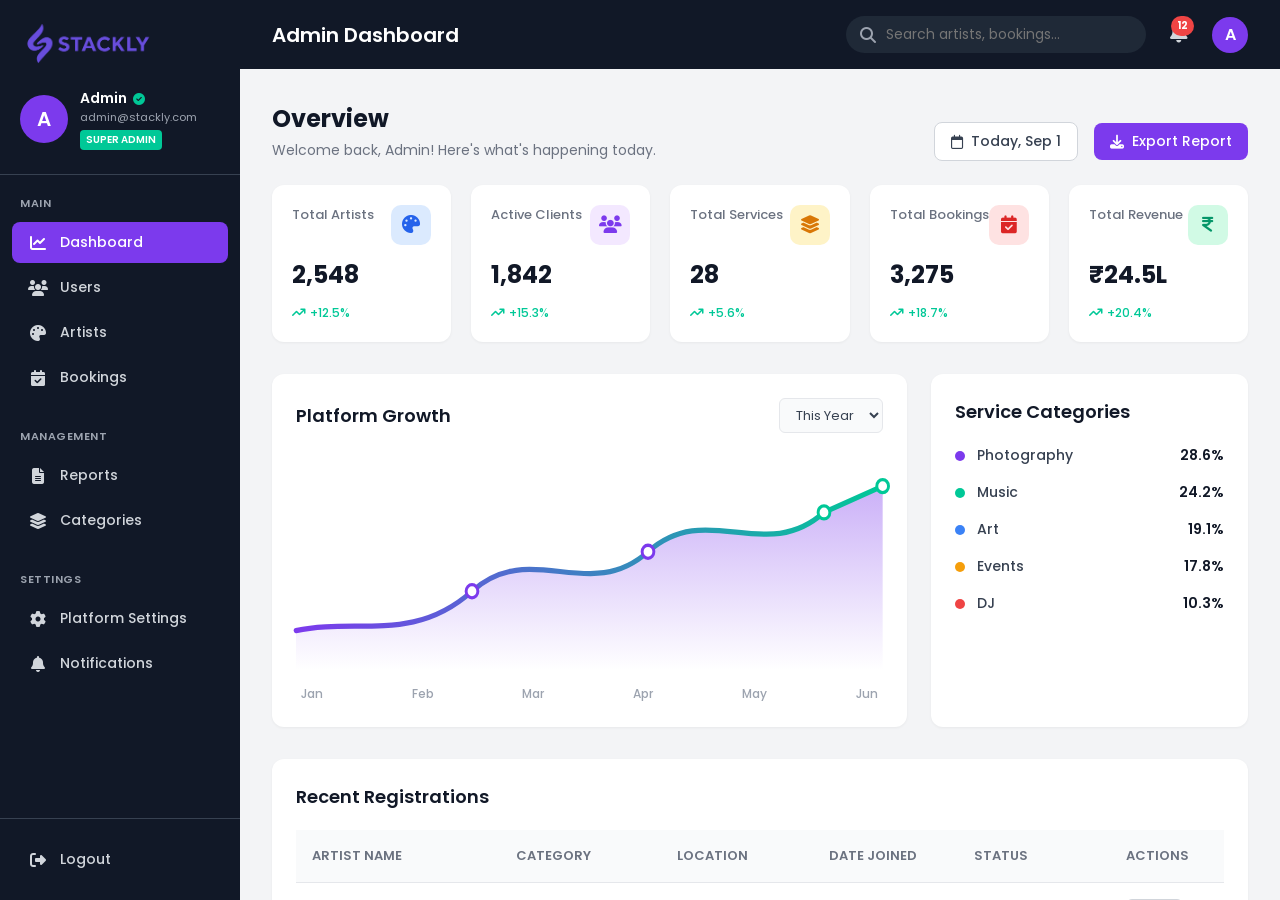
<file: adminDashboard.html>
<!DOCTYPE html>
<html lang="en">
<head>
    <meta charset="UTF-8">
    <meta name="viewport" content="width=device-width, initial-scale=1.0">
    <title>STACKLY - Admin Dashboard</title>
    <link href="https://fonts.googleapis.com/css2?family=Poppins:wght@300;400;500;600;700&display=swap" rel="stylesheet">
    <link rel="stylesheet" href="https://cdnjs.cloudflare.com/ajax/libs/font-awesome/6.5.1/css/all.min.css">
    <style>
        * {
            margin: 0;
            padding: 0;
            box-sizing: border-box;
            font-family: 'Poppins', sans-serif;
        }
        body {
            margin: 0;
            display: flex;
            height: 100vh;
            background-color: #F3F4F6;
            color: #111827;
            overflow: hidden;
        }
        /* Sidebar */
        .sidebar {
            width: 240px;
            background-color: #111827;
            color: #FFFFFF;
            display: flex;
            flex-direction: column;
            height: 100%;
            overflow-y: auto;
        }
        .sidebar::-webkit-scrollbar {
            width: 5px;
        }
        .sidebar::-webkit-scrollbar-thumb {
            background-color: #374151;
        }
        .sidebar-header {
            padding: 24px 20px;
            display: flex;
            align-items: center;
        }
        .admin-profile {
            padding: 0 20px 24px;
            display: flex;
            align-items: center;
            gap: 12px;
            border-bottom: 1px solid #374151;
        }
        .avatar-circle {
            width: 48px;
            height: 48px;
            border-radius: 50%;
            background-color: #7C3AED;
            display: flex;
            align-items: center;
            justify-content: center;
            font-size: 20px;
            font-weight: 600;
        }
        .admin-info {
            display: flex;
            flex-direction: column;
        }
        .admin-name {
            font-size: 14px;
            font-weight: 600;
            display: flex;
            align-items: center;
            gap: 6px;
        }
        .admin-name i {
            color: #00C897;
            font-size: 12px;
        }
        .admin-email {
            font-size: 11px;
            color: #9CA3AF;
            margin-bottom: 4px;
        }
        .admin-badge {
            font-size: 10px;
            font-weight: 600;
            background-color: #00C897;
            color: #FFFFFF;
            padding: 2px 6px;
            border-radius: 4px;
            width: fit-content;
        }
        .nav-section {
            padding: 20px 0 10px;
        }
        .section-label {
            font-size: 11px;
            color: #9CA3AF;
            text-transform: uppercase;
            font-weight: 600;
            padding: 0 20px 10px;
            letter-spacing: 0.5px;
        }
        .nav-items {
            list-style: none;
            display: flex;
            flex-direction: column;
            gap: 4px;
            padding: 0 12px;
        }
        .nav-item {
            display: flex;
            align-items: center;
            padding: 10px 16px;
            border-radius: 8px;
            color: #D1D5DB;
            text-decoration: none;
            font-size: 14px;
            font-weight: 500;
            gap: 12px;
            transition: all 0.3s ease;
        }
        .nav-item i {
            width: 20px;
            text-align: center;
            font-size: 16px;
        }
        .nav-item:hover {
            background-color: #1F2937;
            color: #FFFFFF;
        }
        .nav-item.active {
            background-color: #7C3AED;
            color: #FFFFFF;
        }
        .logout-section {
            margin-top: auto;
            padding: 20px 12px;
            border-top: 1px solid #374151;
        }
        
        /* Main Content */
        .main-content {
            flex: 1;
            display: flex;
            flex-direction: column;
            height: 100%;
            overflow-y: auto;
        }
        .top-header {
            background-color: #111827;
            color: #FFFFFF;
            padding: 16px 32px;
            display: flex;
            justify-content: space-between;
            align-items: center;
            position: sticky;
            top: 0;
            z-index: 10;
        }
        .header-title {
            font-size: 20px;
            font-weight: 600;
        }
        .header-right {
            display: flex;
            align-items: center;
            gap: 24px;
        }
        .search-bar {
            position: relative;
            width: 300px;
        }
        .search-bar input {
            width: 100%;
            padding: 8px 16px 8px 40px;
            border-radius: 20px;
            border: none;
            background-color: #1F2937;
            color: #FFFFFF;
            font-size: 14px;
        }
        .search-bar input:focus {
            outline: none;
            box-shadow: 0 0 0 2px #7C3AED;
        }
        .search-bar i {
            position: absolute;
            left: 14px;
            top: 50%;
            transform: translateY(-50%);
            color: #9CA3AF;
        }
        .notification {
            position: relative;
            cursor: pointer;
        }
        .notification i {
            font-size: 20px;
            color: #D1D5DB;
        }
        .badge {
            position: absolute;
            top: -6px;
            right: -6px;
            background-color: #EF4444;
            color: #FFFFFF;
            font-size: 10px;
            font-weight: 700;
            padding: 2px 6px;
            border-radius: 10px;
        }
        .header-avatar {
            width: 36px;
            height: 36px;
            border-radius: 50%;
            background-color: #7C3AED;
            display: flex;
            align-items: center;
            justify-content: center;
            font-weight: 600;
            cursor: pointer;
        }
        
        /* Dashboard Content */
        .dashboard-content {
            padding: 32px;
            animation: fadeIn 0.3s ease;
        }
        @keyframes fadeIn {
            from { opacity: 0; }
            to { opacity: 1; }
        }
        .content-section {
            display: none;
        }
        .content-section.active {
            display: block;
        }
        
        .overview-section {
            display: flex;
            justify-content: space-between;
            align-items: flex-end;
            margin-bottom: 24px;
        }
        .overview-text h2 {
            font-size: 24px;
            font-weight: 700;
            margin-bottom: 4px;
        }
        .overview-text p {
            color: #6B7280;
            font-size: 14px;
        }
        .overview-actions {
            display: flex;
            gap: 16px;
            align-items: center;
        }
        .date-picker {
            padding: 8px 16px;
            border: 1px solid #D1D5DB;
            border-radius: 8px;
            background-color: #FFFFFF;
            color: #374151;
            font-size: 14px;
            font-weight: 500;
            cursor: pointer;
            display: flex;
            align-items: center;
            gap: 8px;
        }
        .btn-primary {
            padding: 8px 16px;
            background-color: #7C3AED;
            color: #FFFFFF;
            border: none;
            border-radius: 8px;
            font-size: 14px;
            font-weight: 500;
            cursor: pointer;
            display: flex;
            align-items: center;
            gap: 8px;
            transition: background-color 0.3s;
        }
        .btn-primary:hover {
            background-color: #6D28D9;
        }
        
        /* Stat Cards */
        .stats-grid {
            display: grid;
            grid-template-columns: repeat(5, 1fr);
            gap: 20px;
            margin-bottom: 32px;
        }
        .stat-card {
            background-color: #FFFFFF;
            padding: 20px;
            border-radius: 12px;
            box-shadow: 0 1px 3px rgba(0,0,0,0.05);
            display: flex;
            flex-direction: column;
            gap: 12px;
        }
        .stat-header {
            display: flex;
            justify-content: space-between;
            align-items: flex-start;
        }
        .stat-title {
            color: #6B7280;
            font-size: 13px;
            font-weight: 500;
        }
        .stat-icon {
            width: 40px;
            height: 40px;
            border-radius: 10px;
            display: flex;
            align-items: center;
            justify-content: center;
            font-size: 18px;
        }
        .icon-blue { background-color: #DBEAFE; color: #2563EB; }
        .icon-purple { background-color: #F3E8FF; color: #7C3AED; }
        .icon-yellow { background-color: #FEF3C7; color: #D97706; }
        .icon-red { background-color: #FEE2E2; color: #DC2626; }
        .icon-green { background-color: #D1FAE5; color: #059669; }
        
        .stat-value {
            font-size: 24px;
            font-weight: 700;
            color: #111827;
        }
        .stat-trend {
            font-size: 12px;
            font-weight: 500;
            display: flex;
            align-items: center;
            gap: 4px;
        }
        .trend-up {
            color: #00C897;
        }
        .trend-down {
            color: #DC2626;
        }
        
        /* Two Column Section */
        .two-column {
            display: grid;
            grid-template-columns: 2fr 1fr;
            gap: 24px;
            margin-bottom: 32px;
        }
        .card {
            background-color: #FFFFFF;
            border-radius: 12px;
            box-shadow: 0 1px 3px rgba(0,0,0,0.05);
            padding: 24px;
        }
        .card-header {
            display: flex;
            justify-content: space-between;
            align-items: center;
            margin-bottom: 20px;
        }
        .card-title {
            font-size: 18px;
            font-weight: 600;
        }
        .dropdown {
            padding: 6px 12px;
            border: 1px solid #E5E7EB;
            border-radius: 6px;
            font-size: 13px;
            color: #374151;
            background-color: #F9FAFB;
            cursor: pointer;
        }
        .chart-placeholder {
            height: 250px;
            background-color: #F9FAFB;
            border: 1px dashed #D1D5DB;
            border-radius: 8px;
            display: flex;
            align-items: center;
            justify-content: center;
            color: #9CA3AF;
        }
        .category-list {
            list-style: none;
            display: flex;
            flex-direction: column;
            gap: 16px;
        }
        .category-item {
            display: flex;
            justify-content: space-between;
            align-items: center;
        }
        .cat-info {
            display: flex;
            align-items: center;
            gap: 12px;
        }
        .cat-dot {
            width: 10px;
            height: 10px;
            border-radius: 50%;
        }
        .dot-1 { background-color: #7C3AED; }
        .dot-2 { background-color: #00C897; }
        .dot-3 { background-color: #3B82F6; }
        .dot-4 { background-color: #F59E0B; }
        .dot-5 { background-color: #EF4444; }
        .cat-name {
            font-size: 14px;
            font-weight: 500;
            color: #374151;
        }
        .cat-percent {
            font-size: 14px;
            font-weight: 600;
            color: #111827;
        }

        /* Animated SVG Chart */
        .growth-chart-container {
            height: 250px;
            padding-top: 20px;
            display: flex;
            flex-direction: column;
            justify-content: flex-end;
        }
        .growth-line-chart {
            width: 100%;
            height: 100%;
            overflow: visible;
        }
        .chart-line {
            stroke-dasharray: 1000;
            stroke-dashoffset: 1000;
            animation: drawLine 2s ease-out forwards;
        }
        .chart-area {
            opacity: 0;
            animation: fadeInArea 2s ease-out 0.5s forwards;
        }
        .data-point {
            opacity: 0;
            transform-origin: center;
            animation: popPoint 0.5s cubic-bezier(0.175, 0.885, 0.32, 1.275) forwards;
        }
        .data-point:nth-of-type(1) { animation-delay: 1.0s; }
        .data-point:nth-of-type(2) { animation-delay: 1.3s; }
        .data-point:nth-of-type(3) { animation-delay: 1.6s; }
        .data-point:nth-of-type(4) { animation-delay: 1.9s; }
        
        @keyframes drawLine {
            to { stroke-dashoffset: 0; }
        }
        @keyframes fadeInArea {
            to { opacity: 1; }
        }
        @keyframes popPoint {
            from { opacity: 0; transform: scale(0); }
            to { opacity: 1; transform: scale(1); }
        }
        .chart-x-axis {
            display: flex;
            justify-content: space-between;
            margin-top: 15px;
            padding: 0 5px;
            color: #9CA3AF;
            font-size: 12px;
            font-weight: 500;
        }
        
        /* Table Section */
        .table-section {
            margin-bottom: 32px;
        }
        .table-responsive {
            overflow-x: auto;
        }
        table {
            width: 100%;
            border-collapse: collapse;
        }
        th, td {
            padding: 16px;
            text-align: left;
            border-bottom: 1px solid #E5E7EB;
        }
        th {
            background-color: #F9FAFB;
            font-size: 13px;
            font-weight: 600;
            color: #6B7280;
            text-transform: uppercase;
        }
        td {
            font-size: 14px;
            color: #374151;
        }
        .artist-col {
            display: flex;
            align-items: center;
            gap: 12px;
            font-weight: 500;
            color: #111827;
        }
        .table-avatar {
            width: 32px;
            height: 32px;
            min-width: 32px;
            flex-shrink: 0;
            border-radius: 50%;
            background-color: #E5E7EB;
            display: flex;
            align-items: center;
            justify-content: center;
            color: #9CA3AF;
        }
        .status-badge {
            padding: 4px 10px;
            border-radius: 20px;
            font-size: 12px;
            font-weight: 600;
        }
        .status-active {
            background-color: #D1FAE5;
            color: #059669;
        }
        .status-pending {
            background-color: #FEF3C7;
            color: #D97706;
        }
        .status-suspended {
            background-color: #FEE2E2;
            color: #DC2626;
        }
        .status-completed {
            background-color: #DBEAFE;
            color: #2563EB;
        }
        .status-cancelled {
            background-color: #F3F4F6;
            color: #4B5563;
        }
        
        .btn-view {
            padding: 6px 12px;
            border: 1px solid #D1D5DB;
            background-color: #FFFFFF;
            border-radius: 6px;
            font-size: 13px;
            font-weight: 500;
            cursor: pointer;
            transition: all 0.2s;
        }
        .btn-view:hover {
            background-color: #F9FAFB;
            border-color: #9CA3AF;
        }
        .btn-ban {
            padding: 6px 12px;
            border: 1px solid #FCA5A5;
            background-color: #FEF2F2;
            color: #DC2626;
            border-radius: 6px;
            font-size: 13px;
            font-weight: 500;
            cursor: pointer;
            transition: all 0.2s;
        }
        .btn-ban:hover {
            background-color: #FEE2E2;
        }
        .btn-approve {
            padding: 6px 12px;
            border: 1px solid #6EE7B7;
            background-color: #ECFDF5;
            color: #059669;
            border-radius: 6px;
            font-size: 13px;
            font-weight: 500;
            cursor: pointer;
            transition: all 0.2s;
        }
        .btn-approve:hover {
            background-color: #D1FAE5;
        }
        
        /* Activity Section */
        .activity-section {
            display: grid;
            grid-template-columns: 1fr 1fr;
            gap: 24px;
        }
        .ticket-list {
            display: flex;
            flex-direction: column;
            gap: 16px;
        }
        .ticket-item {
            display: flex;
            justify-content: space-between;
            align-items: flex-start;
            padding-bottom: 16px;
            border-bottom: 1px solid #E5E7EB;
        }
        .ticket-item:last-child {
            border-bottom: none;
            padding-bottom: 0;
        }
        .ticket-info h4 {
            font-size: 14px;
            font-weight: 600;
            color: #111827;
            margin-bottom: 4px;
        }
        .ticket-info p {
            font-size: 13px;
            color: #6B7280;
        }
        .ticket-time {
            font-size: 12px;
            color: #9CA3AF;
        }
        .quick-actions {
            display: grid;
            grid-template-columns: 1fr 1fr;
            gap: 16px;
        }
        .action-btn {
            padding: 16px;
            border: 1px solid #E5E7EB;
            border-radius: 8px;
            background-color: #F9FAFB;
            display: flex;
            flex-direction: column;
            align-items: center;
            gap: 12px;
            cursor: pointer;
            transition: all 0.2s;
        }
        .action-btn:hover {
            border-color: #7C3AED;
            background-color: #F3E8FF;
        }
        .action-btn i {
            font-size: 24px;
            color: #7C3AED;
        }
        .action-btn span {
            font-size: 14px;
            font-weight: 500;
            color: #374151;
        }

        /* Filter Controls */
        .filter-controls {
            display: flex;
            justify-content: space-between;
            align-items: center;
            margin-bottom: 20px;
        }
        .filter-left {
            display: flex;
            gap: 16px;
        }
        
        /* Grid Layouts for Sections */
        .categories-grid {
            display: grid;
            grid-template-columns: repeat(auto-fill, minmax(250px, 1fr));
            gap: 20px;
        }
        .category-card {
            background-color: #FFFFFF;
            border-radius: 12px;
            padding: 24px;
            box-shadow: 0 1px 3px rgba(0,0,0,0.05);
            display: flex;
            flex-direction: column;
            align-items: center;
            text-align: center;
            gap: 16px;
        }
        .category-card .icon-wrapper {
            width: 60px;
            height: 60px;
            border-radius: 16px;
            display: flex;
            align-items: center;
            justify-content: center;
            font-size: 24px;
        }
        .category-card h3 {
            font-size: 16px;
            font-weight: 600;
        }
        .category-card p {
            font-size: 13px;
            color: #6B7280;
        }
        .category-card .card-actions {
            display: flex;
            gap: 8px;
            width: 100%;
        }
        .category-card .btn-view {
            flex: 1;
        }

        /* Settings Form */
        .settings-form {
            max-width: 600px;
        }
        .form-group {
            margin-bottom: 20px;
        }
        .form-group label {
            display: block;
            font-size: 14px;
            font-weight: 500;
            color: #374151;
            margin-bottom: 8px;
        }
        .form-group input, .form-group select {
            width: 100%;
            padding: 10px 16px;
            border: 1px solid #D1D5DB;
            border-radius: 8px;
            font-size: 14px;
        }
        .form-group input:focus, .form-group select:focus {
            outline: none;
            border-color: #7C3AED;
        }
        
        /* Toggle Switch */
        .switch {
            position: relative;
            display: inline-block;
            width: 50px;
            height: 24px;
        }
        .switch input {
            opacity: 0;
            width: 0;
            height: 0;
        }
        .slider {
            position: absolute;
            cursor: pointer;
            top: 0;
            left: 0;
            right: 0;
            bottom: 0;
            background-color: #ccc;
            transition: .4s;
            border-radius: 34px;
        }
        .slider:before {
            position: absolute;
            content: "";
            height: 16px;
            width: 16px;
            left: 4px;
            bottom: 4px;
            background-color: white;
            transition: .4s;
            border-radius: 50%;
        }
        input:checked + .slider {
            background-color: #00C897;
        }
        input:checked + .slider:before {
            transform: translateX(26px);
        }
        .toggle-group {
            display: flex;
            align-items: center;
            justify-content: space-between;
        }

        /* Notifications Section */
        .notification-list {
            display: flex;
            flex-direction: column;
            gap: 12px;
        }
        .notification-item {
            background-color: #FFFFFF;
            border-radius: 8px;
            padding: 16px;
            display: flex;
            align-items: flex-start;
            gap: 16px;
            box-shadow: 0 1px 3px rgba(0,0,0,0.05);
        }
        .noti-icon {
            width: 40px;
            height: 40px;
            border-radius: 50%;
            display: flex;
            align-items: center;
            justify-content: center;
            font-size: 16px;
        }
        .noti-content h4 {
            font-size: 14px;
            font-weight: 600;
            margin-bottom: 4px;
        }
        .noti-content p {
            font-size: 13px;
            color: #6B7280;
        }
        .noti-time {
            margin-left: auto;
            font-size: 12px;
            color: #9CA3AF;
        }
    
        /* Mobile Responsive Styles */
        .menu-toggle { display: none; background: none; border: none; color: white; font-size: 1.2rem; cursor: pointer; }
        .mobile-logo { display: none; }
        .overlay { display: none; position: fixed; top: 0; left: 0; right: 0; bottom: 0; background: rgba(0,0,0,0.5); z-index: 999; }
        .overlay.active { display: block; }
        
        @media (max-width: 1024px) {
            .stats-grid { grid-template-columns: repeat(3, 1fr) !important; }
            .two-column, .activity-section { grid-template-columns: 1fr !important; }
        }
        
        @media (max-width: 768px) {
            .search-bar { display: none; }
            .overview-section { flex-direction: column; align-items: flex-start; gap: 15px; }
            .overview-actions { width: 100%; justify-content: space-between; }
            .overview-actions .btn { padding: 8px 12px; font-size: 14px; }
            .date-picker { padding: 8px 12px; font-size: 14px; }

            .sidebar { position: fixed; left: -240px; z-index: 1000; transition: left 0.3s ease; }
            .sidebar.active { left: 0; }
            .menu-toggle { display: block; }
            .mobile-logo { display: block; height: 28px; margin-left: 15px; }
            .header-title { display: none; }
            .top-header { padding: 14px 15px; justify-content: flex-start; }
            .header-right { margin-left: auto; gap: 12px; }
            /* .search-bar hidden */
            .content-scroll { padding: 15px; }
            .dashboard-content { padding: 0; }
            .stats-grid, .two-column, .activity-section, .quick-actions { grid-template-columns: 1fr !important; }
            .filter-controls { flex-direction: column; gap: 16px; align-items: flex-start; }
            .filter-left { width: 100%; flex-wrap: wrap; }
        }

        @media (max-width: 480px) {
            .overview-actions { flex-direction: column; width: 100%; gap: 10px; }
            .overview-actions .btn, .date-picker { width: 100%; justify-content: center; }
            .chart-card { padding: 15px; }
            .content-scroll { padding: 10px; }
            .dashboard-content { padding: 0; }
            .top-header { padding: 14px 10px; }
            .header-right { gap: 8px; }
            .filter-left { flex-direction: column; width: 100%; gap: 10px; }
            .filter-left .btn, .filter-left select, .filter-left input { width: 100%; }
            .table-responsive { overflow-x: auto; -webkit-overflow-scrolling: touch; }
            th, td { padding: 12px 10px; white-space: nowrap; }
        }

    </style>
    <link rel="stylesheet" href="css/responsive.css">
</head>
<body>
    <!-- Sidebar -->
    <aside class="sidebar">
        <div class="sidebar-header">
            <img src="assets/images/logo.webp" alt="STACKLY" style="height: 40px; object-fit: contain;">
        </div>
        
        <div class="admin-profile">
            <div class="avatar-circle">A</div>
            <div class="admin-info">
                <div class="admin-name">Admin <i class="fa-solid fa-circle-check"></i></div>
                <div class="admin-email">admin@stackly.com</div>
                <div class="admin-badge">SUPER ADMIN</div>
            </div>
        </div>
        
        <div class="nav-section">
            <div class="section-label">MAIN</div>
            <ul class="nav-items">
                <li><a href="#" class="nav-item active" data-target="section-dashboard"><i class="fa-solid fa-chart-line"></i> Dashboard</a></li>
                <li><a href="#" class="nav-item" data-target="section-users"><i class="fa-solid fa-users"></i> Users</a></li>
                <li><a href="#" class="nav-item" data-target="section-artists"><i class="fa-solid fa-palette"></i> Artists</a></li>
                <li><a href="#" class="nav-item" data-target="section-bookings"><i class="fa-solid fa-calendar-check"></i> Bookings</a></li>
            </ul>
        </div>
        
        <div class="nav-section">
            <div class="section-label">MANAGEMENT</div>
            <ul class="nav-items">
                <li><a href="#" class="nav-item" data-target="section-reports"><i class="fa-solid fa-file-lines"></i> Reports</a></li>
                <li><a href="#" class="nav-item" data-target="section-categories"><i class="fa-solid fa-layer-group"></i> Categories</a></li>

            </ul>
        </div>
        
        <div class="nav-section">
            <div class="section-label">SETTINGS</div>
            <ul class="nav-items">
                <li><a href="#" class="nav-item" data-target="section-settings"><i class="fa-solid fa-gear"></i> Platform Settings</a></li>
                <li><a href="#" class="nav-item" data-target="section-notifications"><i class="fa-solid fa-bell"></i> Notifications</a></li>
            </ul>
        </div>
        
        <div class="logout-section">
            <a href="login.html" class="nav-item"><i class="fa-solid fa-right-from-bracket"></i> Logout</a>
        </div>
    </aside>

    <!-- Main Content -->
    <main class="main-content">
        <!-- Top Header -->
        <header class="top-header">
            <button class="menu-toggle" onclick="toggleSidebar()"><i class="fa-solid fa-bars"></i></button>
            <img src="assets/images/logo.webp" alt="STACKLY" class="mobile-logo">
            <div class="header-title">Admin Dashboard</div>
            <div class="header-right">
                <div class="search-bar">
                    <i class="fa-solid fa-magnifying-glass"></i>
                    <input type="text" placeholder="Search artists, bookings...">
                </div>
                <div class="notification">
                    <i class="fa-solid fa-bell"></i>
                    <span class="badge">12</span>
                </div>
                <div class="header-avatar">A</div>
            </div>
        </header>
        <div class="content-scroll">

        <!-- DASHBOARD SECTION -->
        <div id="section-dashboard" class="content-section dashboard-content active">
            <div class="overview-section">
                <div class="overview-text">
                    <h2>Overview</h2>
                    <p>Welcome back, Admin! Here's what's happening today.</p>
                </div>
                <div class="overview-actions">
                    <div class="date-picker">
                        <i class="fa-regular fa-calendar"></i> Today, Sep 1
                    </div>
                    <button class="btn-primary">
                        <i class="fa-solid fa-download"></i> Export Report
                    </button>
                </div>
            </div>

            <div class="stats-grid">
                <div class="stat-card">
                    <div class="stat-header">
                        <div class="stat-title">Total Artists</div>
                        <div class="stat-icon icon-blue"><i class="fa-solid fa-palette"></i></div>
                    </div>
                    <div class="stat-value">2,548</div>
                    <div class="stat-trend trend-up"><i class="fa-solid fa-arrow-trend-up"></i> +12.5%</div>
                </div>
                <div class="stat-card">
                    <div class="stat-header">
                        <div class="stat-title">Active Clients</div>
                        <div class="stat-icon icon-purple"><i class="fa-solid fa-users"></i></div>
                    </div>
                    <div class="stat-value">1,842</div>
                    <div class="stat-trend trend-up"><i class="fa-solid fa-arrow-trend-up"></i> +15.3%</div>
                </div>
                <div class="stat-card">
                    <div class="stat-header">
                        <div class="stat-title">Total Services</div>
                        <div class="stat-icon icon-yellow"><i class="fa-solid fa-layer-group"></i></div>
                    </div>
                    <div class="stat-value">28</div>
                    <div class="stat-trend trend-up"><i class="fa-solid fa-arrow-trend-up"></i> +5.6%</div>
                </div>
                <div class="stat-card">
                    <div class="stat-header">
                        <div class="stat-title">Total Bookings</div>
                        <div class="stat-icon icon-red"><i class="fa-solid fa-calendar-check"></i></div>
                    </div>
                    <div class="stat-value">3,275</div>
                    <div class="stat-trend trend-up"><i class="fa-solid fa-arrow-trend-up"></i> +18.7%</div>
                </div>
                <div class="stat-card">
                    <div class="stat-header">
                        <div class="stat-title">Total Revenue</div>
                        <div class="stat-icon icon-green"><i class="fa-solid fa-indian-rupee-sign"></i></div>
                    </div>
                    <div class="stat-value">₹24.5L</div>
                    <div class="stat-trend trend-up"><i class="fa-solid fa-arrow-trend-up"></i> +20.4%</div>
                </div>
            </div>

            <div class="two-column">
                <div class="card">
                    <div class="card-header">
                        <h3 class="card-title">Platform Growth</h3>
                        <select class="dropdown">
                            <option>This Year</option>
                            <option>Last Year</option>
                        </select>
                    </div>
                    <div class="growth-chart-container">
                        <svg viewBox="0 0 500 150" class="growth-line-chart" preserveAspectRatio="none">
                            <defs>
                                <linearGradient id="chartGradient" x1="0%" y1="0%" x2="0%" y2="100%">
                                    <stop offset="0%" stop-color="#7C3AED" stop-opacity="0.4" />
                                    <stop offset="100%" stop-color="#7C3AED" stop-opacity="0" />
                                </linearGradient>
                                <linearGradient id="lineGradient" x1="0%" y1="0%" x2="100%" y2="0%">
                                    <stop offset="0%" stop-color="#7C3AED" />
                                    <stop offset="100%" stop-color="#00C897" />
                                </linearGradient>
                            </defs>
                            <!-- Background Area -->
                            <path class="chart-area" d="M0,150 L0,120 C50,110 100,130 150,90 C200,50 250,100 300,60 C350,20 400,70 450,30 L500,10 L500,150 Z" fill="url(#chartGradient)"></path>
                            <!-- Animated Line -->
                            <path class="chart-line" d="M0,120 C50,110 100,130 150,90 C200,50 250,100 300,60 C350,20 400,70 450,30 L500,10" fill="none" stroke="url(#lineGradient)" stroke-width="4" stroke-linecap="round"></path>
                            
                            <!-- Data Points -->
                            <circle cx="150" cy="90" r="5" fill="#fff" stroke="#7C3AED" stroke-width="2.5" class="data-point"></circle>
                            <circle cx="300" cy="60" r="5" fill="#fff" stroke="#7C3AED" stroke-width="2.5" class="data-point"></circle>
                            <circle cx="450" cy="30" r="5" fill="#fff" stroke="#00C897" stroke-width="2.5" class="data-point"></circle>
                            <circle cx="500" cy="10" r="5" fill="#fff" stroke="#00C897" stroke-width="2.5" class="data-point"></circle>
                        </svg>
                        <div class="chart-x-axis">
                            <span>Jan</span><span>Feb</span><span>Mar</span><span>Apr</span><span>May</span><span>Jun</span>
                        </div>
                    </div>
                </div>
                <div class="card">
                    <div class="card-header">
                        <h3 class="card-title">Service Categories</h3>
                    </div>
                    <ul class="category-list">
                        <li class="category-item">
                            <div class="cat-info">
                                <div class="cat-dot dot-1"></div>
                                <span class="cat-name">Photography</span>
                            </div>
                            <div class="cat-percent">28.6%</div>
                        </li>
                        <li class="category-item">
                            <div class="cat-info">
                                <div class="cat-dot dot-2"></div>
                                <span class="cat-name">Music</span>
                            </div>
                            <div class="cat-percent">24.2%</div>
                        </li>
                        <li class="category-item">
                            <div class="cat-info">
                                <div class="cat-dot dot-3"></div>
                                <span class="cat-name">Art</span>
                            </div>
                            <div class="cat-percent">19.1%</div>
                        </li>
                        <li class="category-item">
                            <div class="cat-info">
                                <div class="cat-dot dot-4"></div>
                                <span class="cat-name">Events</span>
                            </div>
                            <div class="cat-percent">17.8%</div>
                        </li>
                        <li class="category-item">
                            <div class="cat-info">
                                <div class="cat-dot dot-5"></div>
                                <span class="cat-name">DJ</span>
                            </div>
                            <div class="cat-percent">10.3%</div>
                        </li>
                    </ul>
                </div>
            </div>

            <div class="card table-section">
                <div class="card-header">
                    <h3 class="card-title">Recent Registrations</h3>
                </div>
                <div class="table-responsive">
                    <table>
                        <thead>
                            <tr>
                                <th>Artist Name</th>
                                <th>Category</th>
                                <th>Location</th>
                                <th>Date Joined</th>
                                <th>Status</th>
                                <th>Actions</th>
                            </tr>
                        </thead>
                        <tbody>
                            <tr>
                                <td>
                                    <div class="artist-col">
                                        <div class="table-avatar"><i class="fa-solid fa-user"></i></div>
                                        Riya Sharma
                                    </div>
                                </td>
                                <td>Photography</td>
                                <td>Mumbai, MH</td>
                                <td>Sep 01, 2026</td>
                                <td><span class="status-badge status-active">Active</span></td>
                                <td><button class="btn-view">View</button></td>
                            </tr>
                            <tr>
                                <td>
                                    <div class="artist-col">
                                        <div class="table-avatar"><i class="fa-solid fa-user"></i></div>
                                        Vikram Singh
                                    </div>
                                </td>
                                <td>Music / DJ</td>
                                <td>Delhi, DL</td>
                                <td>Aug 31, 2026</td>
                                <td><span class="status-badge status-pending">Pending</span></td>
                                <td><button class="btn-view">View</button></td>
                            </tr>
                            <tr>
                                <td>
                                    <div class="artist-col">
                                        <div class="table-avatar"><i class="fa-solid fa-user"></i></div>
                                        Sarah Khan
                                    </div>
                                </td>
                                <td>Makeup</td>
                                <td>Pune, MH</td>
                                <td>Aug 30, 2026</td>
                                <td><span class="status-badge status-active">Active</span></td>
                                <td><button class="btn-view">View</button></td>
                            </tr>
                            <tr>
                                <td>
                                    <div class="artist-col">
                                        <div class="table-avatar"><i class="fa-solid fa-user"></i></div>
                                        Rahul Dev
                                    </div>
                                </td>
                                <td>Videography</td>
                                <td>Bangalore, KA</td>
                                <td>Aug 29, 2026</td>
                                <td><span class="status-badge status-active">Active</span></td>
                                <td><button class="btn-view">View</button></td>
                            </tr>
                            <tr>
                                <td>
                                    <div class="artist-col">
                                        <div class="table-avatar"><i class="fa-solid fa-user"></i></div>
                                        Anita Roy
                                    </div>
                                </td>
                                <td>Fine Arts</td>
                                <td>Kolkata, WB</td>
                                <td>Aug 28, 2026</td>
                                <td><span class="status-badge status-suspended">Suspended</span></td>
                                <td><button class="btn-view">View</button></td>
                            </tr>
                            <tr>
                                <td>
                                    <div class="artist-col">
                                        <div class="table-avatar"><i class="fa-solid fa-user"></i></div>
                                        John Doe
                                    </div>
                                </td>
                                <td>Event Planning</td>
                                <td>Goa</td>
                                <td>Aug 28, 2026</td>
                                <td><span class="status-badge status-pending">Pending</span></td>
                                <td><button class="btn-view">View</button></td>
                            </tr>
                        </tbody>
                    </table>
                </div>
            </div>

            <div class="activity-section">
                <div class="card">
                    <div class="card-header">
                        <h3 class="card-title">Recent Support Tickets</h3>
                    </div>
                    <div class="ticket-list">
                        <div class="ticket-item">
                            <div class="ticket-info">
                                <h4>Payment failed for booking #B8472</h4>
                                <p>Client reported card decline issue.</p>
                            </div>
                            <div class="ticket-time">10 mins ago</div>
                        </div>
                        <div class="ticket-item">
                            <div class="ticket-info">
                                <h4>Profile verification pending</h4>
                                <p>Artist uploaded documents yesterday.</p>
                            </div>
                            <div class="ticket-time">2 hours ago</div>
                        </div>
                    </div>
                </div>
                <div class="card">
                    <div class="card-header">
                        <h3 class="card-title">Quick Actions</h3>
                    </div>
                    <div class="quick-actions">
                        <div class="action-btn">
                            <i class="fa-solid fa-user-check"></i>
                            <span>Verify Artists</span>
                        </div>
                        <div class="action-btn">
                            <i class="fa-solid fa-money-bill-transfer"></i>
                            <span>Process Payouts</span>
                        </div>
                        <div class="action-btn">
                            <i class="fa-solid fa-bullhorn"></i>
                            <span>Announcements</span>
                        </div>
                        <div class="action-btn">
                            <i class="fa-solid fa-shield-halved"></i>
                            <span>Security Logs</span>
                        </div>
                    </div>
                </div>
            </div>
        </div>

        <!-- USERS SECTION -->
        <div id="section-users" class="content-section dashboard-content">
            <div class="overview-section">
                <div class="overview-text">
                    <h2>Registered Users</h2>
                    <p>Manage clients registered on the platform.</p>
                </div>
            </div>
            
            <div class="card">
                <div class="filter-controls">
                    <div class="filter-left">
                        <div class="search-bar" style="border: 1px solid #D1D5DB; border-radius: 20px; background: white;">
                            <i class="fa-solid fa-magnifying-glass" style="color: #6B7280;"></i>
                            <input type="text" placeholder="Search users by name, email..." style="background: transparent; color: #111827;">
                        </div>
                        <select class="dropdown">
                            <option>All Status</option>
                            <option>Active</option>
                            <option>Suspended</option>
                        </select>
                    </div>
                </div>
                <div class="table-responsive">
                    <table>
                        <thead>
                            <tr>
                                <th>Name</th>
                                <th>Email</th>
                                <th>Joined Date</th>
                                <th>Status</th>
                                <th>Actions</th>
                            </tr>
                        </thead>
                        <tbody>
                            <tr>
                                <td>
                                    <div class="artist-col">
                                        <div class="table-avatar icon-blue"><i class="fa-solid fa-user"></i></div>
                                        Aarav Patel
                                    </div>
                                </td>
                                <td>aarav.p@example.com</td>
                                <td>Jan 15, 2026</td>
                                <td><span class="status-badge status-active">Active</span></td>
                                <td>
                                    <button class="btn-view">Edit</button>
                                    <button class="btn-ban">Ban</button>
                                </td>
                            </tr>
                            <tr>
                                <td>
                                    <div class="artist-col">
                                        <div class="table-avatar icon-purple"><i class="fa-solid fa-user"></i></div>
                                        Neha Gupta
                                    </div>
                                </td>
                                <td>neha.g@example.com</td>
                                <td>Feb 02, 2026</td>
                                <td><span class="status-badge status-suspended">Suspended</span></td>
                                <td>
                                    <button class="btn-view">Edit</button>
                                    <button class="btn-approve">Unban</button>
                                </td>
                            </tr>
                            <tr>
                                <td>
                                    <div class="artist-col">
                                        <div class="table-avatar icon-yellow"><i class="fa-solid fa-user"></i></div>
                                        Rohan Kumar
                                    </div>
                                </td>
                                <td>rohan.k@example.com</td>
                                <td>Feb 10, 2026</td>
                                <td><span class="status-badge status-active">Active</span></td>
                                <td>
                                    <button class="btn-view">Edit</button>
                                    <button class="btn-ban">Ban</button>
                                </td>
                            </tr>
                            <tr>
                                <td>
                                    <div class="artist-col">
                                        <div class="table-avatar icon-green"><i class="fa-solid fa-user"></i></div>
                                        Priya Singh
                                    </div>
                                </td>
                                <td>priya.s@example.com</td>
                                <td>Mar 05, 2026</td>
                                <td><span class="status-badge status-active">Active</span></td>
                                <td>
                                    <button class="btn-view">Edit</button>
                                    <button class="btn-ban">Ban</button>
                                </td>
                            </tr>
                            <tr>
                                <td>
                                    <div class="artist-col">
                                        <div class="table-avatar icon-red"><i class="fa-solid fa-user"></i></div>
                                        Kunal Verma
                                    </div>
                                </td>
                                <td>kunal.v@example.com</td>
                                <td>Mar 15, 2026</td>
                                <td><span class="status-badge status-cancelled">Inactive</span></td>
                                <td>
                                    <button class="btn-view">Edit</button>
                                    <button class="btn-approve">Activate</button>
                                </td>
                            </tr>
                            <tr>
                                <td>
                                    <div class="artist-col">
                                        <div class="table-avatar icon-blue"><i class="fa-solid fa-user"></i></div>
                                        Sanya Mirza
                                    </div>
                                </td>
                                <td>sanya.m@example.com</td>
                                <td>Apr 02, 2026</td>
                                <td><span class="status-badge status-active">Active</span></td>
                                <td>
                                    <button class="btn-view">Edit</button>
                                    <button class="btn-ban">Ban</button>
                                </td>
                            </tr>
                            <tr>
                                <td>
                                    <div class="artist-col">
                                        <div class="table-avatar icon-purple"><i class="fa-solid fa-user"></i></div>
                                        Rajesh Sharma
                                    </div>
                                </td>
                                <td>rajesh.s@example.com</td>
                                <td>Apr 10, 2026</td>
                                <td><span class="status-badge status-active">Active</span></td>
                                <td>
                                    <button class="btn-view">Edit</button>
                                    <button class="btn-ban">Ban</button>
                                </td>
                            </tr>
                            <tr>
                                <td>
                                    <div class="artist-col">
                                        <div class="table-avatar icon-yellow"><i class="fa-solid fa-user"></i></div>
                                        Ananya Roy
                                    </div>
                                </td>
                                <td>ananya.r@example.com</td>
                                <td>May 05, 2026</td>
                                <td><span class="status-badge status-suspended">Suspended</span></td>
                                <td>
                                    <button class="btn-view">Edit</button>
                                    <button class="btn-approve">Unban</button>
                                </td>
                            </tr>
                            <tr>
                                <td>
                                    <div class="artist-col">
                                        <div class="table-avatar icon-green"><i class="fa-solid fa-user"></i></div>
                                        Vikram Das
                                    </div>
                                </td>
                                <td>vikram.d@example.com</td>
                                <td>May 15, 2026</td>
                                <td><span class="status-badge status-active">Active</span></td>
                                <td>
                                    <button class="btn-view">Edit</button>
                                    <button class="btn-ban">Ban</button>
                                </td>
                            </tr>
                            <tr>
                                <td>
                                    <div class="artist-col">
                                        <div class="table-avatar icon-red"><i class="fa-solid fa-user"></i></div>
                                        Sneha Kapoor
                                    </div>
                                </td>
                                <td>sneha.k@example.com</td>
                                <td>Jun 02, 2026</td>
                                <td><span class="status-badge status-cancelled">Inactive</span></td>
                                <td>
                                    <button class="btn-view">Edit</button>
                                    <button class="btn-approve">Activate</button>
                                </td>
                            </tr>
                            <tr>
                                <td>
                                    <div class="artist-col">
                                        <div class="table-avatar icon-blue"><i class="fa-solid fa-user"></i></div>
                                        Aditya Reddy
                                    </div>
                                </td>
                                <td>aditya.r@example.com</td>
                                <td>Jun 12, 2026</td>
                                <td><span class="status-badge status-active">Active</span></td>
                                <td>
                                    <button class="btn-view">Edit</button>
                                    <button class="btn-ban">Ban</button>
                                </td>
                            </tr>
                            <tr>
                                <td>
                                    <div class="artist-col">
                                        <div class="table-avatar icon-purple"><i class="fa-solid fa-user"></i></div>
                                        Meera Joshi
                                    </div>
                                </td>
                                <td>meera.j@example.com</td>
                                <td>Jul 01, 2026</td>
                                <td><span class="status-badge status-active">Active</span></td>
                                <td>
                                    <button class="btn-view">Edit</button>
                                    <button class="btn-ban">Ban</button>
                                </td>
                            </tr>
                            <tr>
                                <td>
                                    <div class="artist-col">
                                        <div class="table-avatar icon-yellow"><i class="fa-solid fa-user"></i></div>
                                        Kabir Singh
                                    </div>
                                </td>
                                <td>kabir.s@example.com</td>
                                <td>Jul 15, 2026</td>
                                <td><span class="status-badge status-suspended">Suspended</span></td>
                                <td>
                                    <button class="btn-view">Edit</button>
                                    <button class="btn-approve">Unban</button>
                                </td>
                            </tr>
                            <tr>
                                <td>
                                    <div class="artist-col">
                                        <div class="table-avatar icon-green"><i class="fa-solid fa-user"></i></div>
                                        Pooja Nair
                                    </div>
                                </td>
                                <td>pooja.n@example.com</td>
                                <td>Aug 05, 2026</td>
                                <td><span class="status-badge status-active">Active</span></td>
                                <td>
                                    <button class="btn-view">Edit</button>
                                    <button class="btn-ban">Ban</button>
                                </td>
                            </tr>
                            <tr>
                                <td>
                                    <div class="artist-col">
                                        <div class="table-avatar icon-red"><i class="fa-solid fa-user"></i></div>
                                        Gaurav Jain
                                    </div>
                                </td>
                                <td>gaurav.j@example.com</td>
                                <td>Aug 20, 2026</td>
                                <td><span class="status-badge status-active">Active</span></td>
                                <td>
                                    <button class="btn-view">Edit</button>
                                    <button class="btn-ban">Ban</button>
                                </td>
                            </tr>
                        </tbody>
                    </table>
                </div>
            </div>
        </div>

        <!-- ARTISTS SECTION -->
        <div id="section-artists" class="content-section dashboard-content">
            <div class="overview-section">
                <div class="overview-text">
                    <h2>Registered Artists</h2>
                    <p>Manage and approve artists on the platform.</p>
                </div>
                <button class="btn-primary">
                    <i class="fa-solid fa-plus"></i> Add Artist
                </button>
            </div>

            <!-- Approval queue -->
            <div class="card" style="margin-bottom: 24px; border-left: 4px solid #F59E0B;">
                <div class="card-header">
                    <h3 class="card-title">Pending Approvals</h3>
                </div>
                <div class="table-responsive">
                    <table>
                        <thead>
                            <tr>
                                <th>Artist Name</th>
                                <th>Category</th>
                                <th>Application Date</th>
                                <th>Actions</th>
                            </tr>
                        </thead>
                        <tbody>
                            <tr>
                                <td>
                                    <div class="artist-col">
                                        <div class="table-avatar icon-yellow"><i class="fa-solid fa-user"></i></div>
                                        Karan Johar (DJ K)
                                    </div>
                                </td>
                                <td>Music / DJ</td>
                                <td>Today, 10:30 AM</td>
                                <td>
                                    <button class="btn-approve">Approve</button>
                                    <button class="btn-ban">Reject</button>
                                </td>
                            </tr>
                            <tr>
                                <td>
                                    <div class="artist-col">
                                        <div class="table-avatar icon-yellow"><i class="fa-solid fa-user"></i></div>
                                        Amitabh B (Voice)
                                    </div>
                                </td>
                                <td>Voice Over</td>
                                <td>Today, 11:15 AM</td>
                                <td>
                                    <button class="btn-approve">Approve</button>
                                    <button class="btn-ban">Reject</button>
                                </td>
                            </tr>
                            <tr>
                                <td>
                                    <div class="artist-col">
                                        <div class="table-avatar icon-yellow"><i class="fa-solid fa-user"></i></div>
                                        Shreya G
                                    </div>
                                </td>
                                <td>Music</td>
                                <td>Yesterday, 4:20 PM</td>
                                <td>
                                    <button class="btn-approve">Approve</button>
                                    <button class="btn-ban">Reject</button>
                                </td>
                            </tr>
                            <tr>
                                <td>
                                    <div class="artist-col">
                                        <div class="table-avatar icon-yellow"><i class="fa-solid fa-user"></i></div>
                                        Manish M
                                    </div>
                                </td>
                                <td>Fashion Design</td>
                                <td>Yesterday, 2:10 PM</td>
                                <td>
                                    <button class="btn-approve">Approve</button>
                                    <button class="btn-ban">Reject</button>
                                </td>
                            </tr>
                            <tr>
                                <td>
                                    <div class="artist-col">
                                        <div class="table-avatar icon-yellow"><i class="fa-solid fa-user"></i></div>
                                        Farah K
                                    </div>
                                </td>
                                <td>Choreography</td>
                                <td>Sep 02, 9:00 AM</td>
                                <td>
                                    <button class="btn-approve">Approve</button>
                                    <button class="btn-ban">Reject</button>
                                </td>
                            </tr>
                            <tr>
                                <td>
                                    <div class="artist-col">
                                        <div class="table-avatar icon-yellow"><i class="fa-solid fa-user"></i></div>
                                        Zoya A
                                    </div>
                                </td>
                                <td>Directing</td>
                                <td>Sep 01, 5:30 PM</td>
                                <td>
                                    <button class="btn-approve">Approve</button>
                                    <button class="btn-ban">Reject</button>
                                </td>
                            </tr>
                        </tbody>
                    </table>
                </div>
            </div>
            
            <div class="card">
                <div class="filter-controls">
                    <div class="filter-left">
                        <div class="search-bar" style="border: 1px solid #D1D5DB; border-radius: 20px; background: white;">
                            <i class="fa-solid fa-magnifying-glass" style="color: #6B7280;"></i>
                            <input type="text" placeholder="Search artists..." style="background: transparent; color: #111827;">
                        </div>
                        <select class="dropdown">
                            <option>All Categories</option>
                            <option>Photography</option>
                            <option>Music</option>
                        </select>
                    </div>
                </div>
                <div class="table-responsive">
                    <table>
                        <thead>
                            <tr>
                                <th>Name</th>
                                <th>Category</th>
                                <th>Total Earnings</th>
                                <th>Status</th>
                                <th>Actions</th>
                            </tr>
                        </thead>
                        <tbody>
                            <tr>
                                <td>
                                    <div class="artist-col">
                                        <div class="table-avatar icon-purple"><i class="fa-solid fa-user"></i></div>
                                        Riya Sharma
                                    </div>
                                </td>
                                <td>Photography</td>
                                <td>₹4,50,000</td>
                                <td><span class="status-badge status-active">Active</span></td>
                                <td>
                                    <button class="btn-view">Edit</button>
                                    <button class="btn-ban">Ban</button>
                                </td>
                            </tr>
                            <tr>
                                <td>
                                    <div class="artist-col">
                                        <div class="table-avatar icon-blue"><i class="fa-solid fa-user"></i></div>
                                        Vikram Singh
                                    </div>
                                </td>
                                <td>Music / DJ</td>
                                <td>₹3,20,000</td>
                                <td><span class="status-badge status-active">Active</span></td>
                                <td>
                                    <button class="btn-view">Edit</button>
                                    <button class="btn-ban">Ban</button>
                                </td>
                            </tr>
                            <tr>
                                <td>
                                    <div class="artist-col">
                                        <div class="table-avatar icon-yellow"><i class="fa-solid fa-user"></i></div>
                                        Anita Roy
                                    </div>
                                </td>
                                <td>Fine Arts</td>
                                <td>₹2,80,000</td>
                                <td><span class="status-badge status-active">Active</span></td>
                                <td>
                                    <button class="btn-view">Edit</button>
                                    <button class="btn-ban">Ban</button>
                                </td>
                            </tr>
                            <tr>
                                <td>
                                    <div class="artist-col">
                                        <div class="table-avatar icon-green"><i class="fa-solid fa-user"></i></div>
                                        Rahul Dev
                                    </div>
                                </td>
                                <td>Videography</td>
                                <td>₹2,50,000</td>
                                <td><span class="status-badge status-suspended">Suspended</span></td>
                                <td>
                                    <button class="btn-view">Edit</button>
                                    <button class="btn-approve">Unban</button>
                                </td>
                            </tr>
                            <tr>
                                <td>
                                    <div class="artist-col">
                                        <div class="table-avatar icon-red"><i class="fa-solid fa-user"></i></div>
                                        Sarah Khan
                                    </div>
                                </td>
                                <td>Makeup</td>
                                <td>₹2,10,000</td>
                                <td><span class="status-badge status-active">Active</span></td>
                                <td>
                                    <button class="btn-view">Edit</button>
                                    <button class="btn-ban">Ban</button>
                                </td>
                            </tr>
                            <tr>
                                <td>
                                    <div class="artist-col">
                                        <div class="table-avatar icon-purple"><i class="fa-solid fa-user"></i></div>
                                        John Doe
                                    </div>
                                </td>
                                <td>Event Planning</td>
                                <td>₹1,90,000</td>
                                <td><span class="status-badge status-active">Active</span></td>
                                <td>
                                    <button class="btn-view">Edit</button>
                                    <button class="btn-ban">Ban</button>
                                </td>
                            </tr>
                            <tr>
                                <td>
                                    <div class="artist-col">
                                        <div class="table-avatar icon-blue"><i class="fa-solid fa-user"></i></div>
                                        Jane Smith
                                    </div>
                                </td>
                                <td>Venues</td>
                                <td>₹5,50,000</td>
                                <td><span class="status-badge status-active">Active</span></td>
                                <td>
                                    <button class="btn-view">Edit</button>
                                    <button class="btn-ban">Ban</button>
                                </td>
                            </tr>
                            <tr>
                                <td>
                                    <div class="artist-col">
                                        <div class="table-avatar icon-yellow"><i class="fa-solid fa-user"></i></div>
                                        Robert B
                                    </div>
                                </td>
                                <td>Caterers</td>
                                <td>₹8,00,000</td>
                                <td><span class="status-badge status-suspended">Suspended</span></td>
                                <td>
                                    <button class="btn-view">Edit</button>
                                    <button class="btn-approve">Unban</button>
                                </td>
                            </tr>
                            <tr>
                                <td>
                                    <div class="artist-col">
                                        <div class="table-avatar icon-green"><i class="fa-solid fa-user"></i></div>
                                        Emily C
                                    </div>
                                </td>
                                <td>Lighting</td>
                                <td>₹1,20,000</td>
                                <td><span class="status-badge status-active">Active</span></td>
                                <td>
                                    <button class="btn-view">Edit</button>
                                    <button class="btn-ban">Ban</button>
                                </td>
                            </tr>
                            <tr>
                                <td>
                                    <div class="artist-col">
                                        <div class="table-avatar icon-red"><i class="fa-solid fa-user"></i></div>
                                        Michael Scott
                                    </div>
                                </td>
                                <td>Stage Design</td>
                                <td>₹3,10,000</td>
                                <td><span class="status-badge status-active">Active</span></td>
                                <td>
                                    <button class="btn-view">Edit</button>
                                    <button class="btn-ban">Ban</button>
                                </td>
                            </tr>
                            <tr>
                                <td>
                                    <div class="artist-col">
                                        <div class="table-avatar icon-purple"><i class="fa-solid fa-user"></i></div>
                                        Priya M
                                    </div>
                                </td>
                                <td>Photography</td>
                                <td>₹2,30,000</td>
                                <td><span class="status-badge status-active">Active</span></td>
                                <td>
                                    <button class="btn-view">Edit</button>
                                    <button class="btn-ban">Ban</button>
                                </td>
                            </tr>
                            <tr>
                                <td>
                                    <div class="artist-col">
                                        <div class="table-avatar icon-blue"><i class="fa-solid fa-user"></i></div>
                                        Rohan D
                                    </div>
                                </td>
                                <td>Music / DJ</td>
                                <td>₹4,10,000</td>
                                <td><span class="status-badge status-suspended">Suspended</span></td>
                                <td>
                                    <button class="btn-view">Edit</button>
                                    <button class="btn-approve">Unban</button>
                                </td>
                            </tr>
                            <tr>
                                <td>
                                    <div class="artist-col">
                                        <div class="table-avatar icon-yellow"><i class="fa-solid fa-user"></i></div>
                                        Sneha R
                                    </div>
                                </td>
                                <td>Makeup</td>
                                <td>₹1,80,000</td>
                                <td><span class="status-badge status-active">Active</span></td>
                                <td>
                                    <button class="btn-view">Edit</button>
                                    <button class="btn-ban">Ban</button>
                                </td>
                            </tr>
                            <tr>
                                <td>
                                    <div class="artist-col">
                                        <div class="table-avatar icon-green"><i class="fa-solid fa-user"></i></div>
                                        Karan P
                                    </div>
                                </td>
                                <td>Videography</td>
                                <td>₹5,10,000</td>
                                <td><span class="status-badge status-active">Active</span></td>
                                <td>
                                    <button class="btn-view">Edit</button>
                                    <button class="btn-ban">Ban</button>
                                </td>
                            </tr>
                            <tr>
                                <td>
                                    <div class="artist-col">
                                        <div class="table-avatar icon-red"><i class="fa-solid fa-user"></i></div>
                                        Anjali V
                                    </div>
                                </td>
                                <td>Fine Arts</td>
                                <td>₹90,000</td>
                                <td><span class="status-badge status-active">Active</span></td>
                                <td>
                                    <button class="btn-view">Edit</button>
                                    <button class="btn-ban">Ban</button>
                                </td>
                            </tr>
                        </tbody>
                    </table>
                </div>
            </div>
        </div>

        <!-- BOOKINGS SECTION -->
        <div id="section-bookings" class="content-section dashboard-content">
            <div class="overview-section">
                <div class="overview-text">
                    <h2>Platform Bookings</h2>
                    <p>Overview of all transactions and service bookings.</p>
                </div>
            </div>
            
            <div class="card">
                <div class="filter-controls">
                    <div class="filter-left">
                        <div class="search-bar" style="border: 1px solid #D1D5DB; border-radius: 20px; background: white;">
                            <i class="fa-solid fa-magnifying-glass" style="color: #6B7280;"></i>
                            <input type="text" placeholder="Search bookings..." style="background: transparent; color: #111827;">
                        </div>
                        <select class="dropdown">
                            <option>All Status</option>
                            <option>Completed</option>
                            <option>Pending</option>
                            <option>Cancelled</option>
                        </select>
                    </div>
                    <button class="btn-primary">
                        <i class="fa-solid fa-file-export"></i> Export CSV
                    </button>
                </div>
                <div class="table-responsive">
                    <table>
                        <thead>
                            <tr>
                                <th>ID</th>
                                <th>Client</th>
                                <th>Artist</th>
                                <th>Date</th>
                                <th>Amount</th>
                                <th>Status</th>
                                <th>Action</th>
                            </tr>
                        </thead>
                        <tbody>
                            <tr>
                                <td>#B8471</td>
                                <td>Aarav Patel</td>
                                <td>Riya Sharma</td>
                                <td>Sep 05, 2026</td>
                                <td>₹25,000</td>
                                <td><span class="status-badge status-completed">Completed</span></td>
                                <td><button class="btn-view">Details</button></td>
                            </tr>
                            <tr>
                                <td>#B8472</td>
                                <td>Neha Gupta</td>
                                <td>Vikram Singh</td>
                                <td>Sep 12, 2026</td>
                                <td>₹15,000</td>
                                <td><span class="status-badge status-pending">Pending</span></td>
                                <td><button class="btn-view">Details</button></td>
                            </tr>
                            <tr>
                                <td>#B8473</td>
                                <td>Suresh K</td>
                                <td>Anjali Desai</td>
                                <td>Aug 20, 2026</td>
                                <td>₹40,000</td>
                                <td><span class="status-badge status-cancelled">Cancelled</span></td>
                                <td><button class="btn-view">Details</button></td>
                            </tr>
                            <tr>
                                <td>#B8474</td>
                                <td>Priya M</td>
                                <td>John Doe</td>
                                <td>Aug 22, 2026</td>
                                <td>₹12,000</td>
                                <td><span class="status-badge status-completed">Completed</span></td>
                                <td><button class="btn-view">Details</button></td>
                            </tr>
                            <tr>
                                <td>#B8475</td>
                                <td>Rohan D</td>
                                <td>Jane Smith</td>
                                <td>Aug 25, 2026</td>
                                <td>₹55,000</td>
                                <td><span class="status-badge status-completed">Completed</span></td>
                                <td><button class="btn-view">Details</button></td>
                            </tr>
                            <tr>
                                <td>#B8476</td>
                                <td>Sneha R</td>
                                <td>Robert B</td>
                                <td>Aug 28, 2026</td>
                                <td>₹8,000</td>
                                <td><span class="status-badge status-pending">Pending</span></td>
                                <td><button class="btn-view">Details</button></td>
                            </tr>
                            <tr>
                                <td>#B8477</td>
                                <td>Karan P</td>
                                <td>Emily C</td>
                                <td>Sep 01, 2026</td>
                                <td>₹35,000</td>
                                <td><span class="status-badge status-cancelled">Cancelled</span></td>
                                <td><button class="btn-view">Details</button></td>
                            </tr>
                            <tr>
                                <td>#B8478</td>
                                <td>Anjali V</td>
                                <td>Michael Scott</td>
                                <td>Sep 02, 2026</td>
                                <td>₹22,000</td>
                                <td><span class="status-badge status-completed">Completed</span></td>
                                <td><button class="btn-view">Details</button></td>
                            </tr>
                            <tr>
                                <td>#B8479</td>
                                <td>Aarav Patel</td>
                                <td>Anita Roy</td>
                                <td>Sep 03, 2026</td>
                                <td>₹18,000</td>
                                <td><span class="status-badge status-pending">Pending</span></td>
                                <td><button class="btn-view">Details</button></td>
                            </tr>
                            <tr>
                                <td>#B8480</td>
                                <td>Neha Gupta</td>
                                <td>Rahul Dev</td>
                                <td>Sep 04, 2026</td>
                                <td>₹45,000</td>
                                <td><span class="status-badge status-completed">Completed</span></td>
                                <td><button class="btn-view">Details</button></td>
                            </tr>
                            <tr>
                                <td>#B8481</td>
                                <td>Suresh K</td>
                                <td>Sarah Khan</td>
                                <td>Sep 05, 2026</td>
                                <td>₹30,000</td>
                                <td><span class="status-badge status-completed">Completed</span></td>
                                <td><button class="btn-view">Details</button></td>
                            </tr>
                            <tr>
                                <td>#B8482</td>
                                <td>Priya M</td>
                                <td>John Doe</td>
                                <td>Sep 06, 2026</td>
                                <td>₹25,000</td>
                                <td><span class="status-badge status-pending">Pending</span></td>
                                <td><button class="btn-view">Details</button></td>
                            </tr>
                            <tr>
                                <td>#B8483</td>
                                <td>Rohan D</td>
                                <td>Jane Smith</td>
                                <td>Sep 07, 2026</td>
                                <td>₹60,000</td>
                                <td><span class="status-badge status-cancelled">Cancelled</span></td>
                                <td><button class="btn-view">Details</button></td>
                            </tr>
                            <tr>
                                <td>#B8484</td>
                                <td>Sneha R</td>
                                <td>Robert B</td>
                                <td>Sep 08, 2026</td>
                                <td>₹15,000</td>
                                <td><span class="status-badge status-completed">Completed</span></td>
                                <td><button class="btn-view">Details</button></td>
                            </tr>
                            <tr>
                                <td>#B8485</td>
                                <td>Karan P</td>
                                <td>Emily C</td>
                                <td>Sep 09, 2026</td>
                                <td>₹40,000</td>
                                <td><span class="status-badge status-completed">Completed</span></td>
                                <td><button class="btn-view">Details</button></td>
                            </tr>
                        </tbody>
                    </table>
                </div>
            </div>
        </div>

        <!-- REPORTS SECTION -->
        <div id="section-reports" class="content-section dashboard-content">
            <div class="overview-section">
                <div class="overview-text">
                    <h2>Analytical Reports</h2>
                    <p>View insights, revenue, and platform growth metrics.</p>
                </div>
                <div class="overview-actions">
                    <button class="btn-primary" style="background-color: #374151;">
                        <i class="fa-solid fa-file-pdf"></i> Download PDF
                    </button>
                    <button class="btn-primary">
                        <i class="fa-solid fa-file-csv"></i> Download CSV
                    </button>
                </div>
            </div>
            
            <div class="two-column">
                <div class="card">
                    <div class="card-header">
                        <h3 class="card-title">Monthly Revenue</h3>
                        <select class="dropdown"><option>2026</option></select>
                    </div>
                    <div class="chart-placeholder" style="flex-direction: column; justify-content: flex-end; border: none; background: transparent;">
                        <div style="display: flex; align-items: flex-end; justify-content: space-around; height: 150px; width: 100%;">
                            <div style="width: 30px; height: 40%; background: #7C3AED; border-radius: 4px 4px 0 0; position: relative;" title="₹4.2L">
                                <span style="position: absolute; top: -20px; font-size: 10px; left: 50%; transform: translateX(-50%); color: #4B5563;">₹4.2L</span>
                            </div>
                            <div style="width: 30px; height: 60%; background: #7C3AED; border-radius: 4px 4px 0 0; position: relative;" title="₹6.3L">
                                <span style="position: absolute; top: -20px; font-size: 10px; left: 50%; transform: translateX(-50%); color: #4B5563;">₹6.3L</span>
                            </div>
                            <div style="width: 30px; height: 35%; background: #7C3AED; border-radius: 4px 4px 0 0; position: relative;" title="₹3.6L">
                                <span style="position: absolute; top: -20px; font-size: 10px; left: 50%; transform: translateX(-50%); color: #4B5563;">₹3.6L</span>
                            </div>
                            <div style="width: 30px; height: 80%; background: #7C3AED; border-radius: 4px 4px 0 0; position: relative;" title="₹8.4L">
                                <span style="position: absolute; top: -20px; font-size: 10px; left: 50%; transform: translateX(-50%); color: #4B5563;">₹8.4L</span>
                            </div>
                            <div style="width: 30px; height: 95%; background: #7C3AED; border-radius: 4px 4px 0 0; position: relative;" title="₹10L">
                                <span style="position: absolute; top: -20px; font-size: 10px; left: 50%; transform: translateX(-50%); color: #4B5563;">₹10L</span>
                            </div>
                        </div>
                        <div style="display: flex; justify-content: space-around; width: 100%; margin-top: 10px; font-size: 12px; color: #6B7280; font-weight: 500;">
                            <span>Jan</span>
                            <span>Feb</span>
                            <span>Mar</span>
                            <span>Apr</span>
                            <span>May</span>
                        </div>
                    </div>
                </div>
                
                <div class="card">
                    <div class="card-header">
                        <h3 class="card-title">Category Popularity</h3>
                    </div>
                    <div style="display: flex; flex-direction: column; align-items: center; justify-content: center; height: 100%; padding: 20px 0;">
                        <div style="border-radius: 50%; width: 160px; height: 160px; margin-bottom: 25px; background: conic-gradient(#7C3AED 0% 30%, #00C897 30% 60%, #3B82F6 60% 80%, #F59E0B 80% 100%); box-shadow: 0 4px 6px -1px rgba(0, 0, 0, 0.1);"></div>
                        <div style="display: flex; flex-wrap: wrap; gap: 15px; justify-content: center; font-size: 12px; font-weight: 500; color: #4B5563;">
                            <div style="display: flex; align-items: center; gap: 6px;"><div style="width:12px; height:12px; border-radius:50%; background:#7C3AED;"></div> Photography (30%)</div>
                            <div style="display: flex; align-items: center; gap: 6px;"><div style="width:12px; height:12px; border-radius:50%; background:#00C897;"></div> Music (30%)</div>
                            <div style="display: flex; align-items: center; gap: 6px;"><div style="width:12px; height:12px; border-radius:50%; background:#3B82F6;"></div> Design (20%)</div>
                            <div style="display: flex; align-items: center; gap: 6px;"><div style="width:12px; height:12px; border-radius:50%; background:#F59E0B;"></div> Writing (20%)</div>
                        </div>
                    </div>
                </div>
            </div>
            
            <div class="card">
                <div class="card-header">
                    <h3 class="card-title">User Growth (Last 6 Months)</h3>
                </div>
                <div class="growth-chart-container">
                    <svg viewBox="0 0 500 150" class="growth-line-chart" preserveAspectRatio="none">
                        <defs>
                            <linearGradient id="userChartGradient" x1="0%" y1="0%" x2="0%" y2="100%">
                                <stop offset="0%" stop-color="#3B82F6" stop-opacity="0.4" />
                                <stop offset="100%" stop-color="#3B82F6" stop-opacity="0" />
                            </linearGradient>
                            <linearGradient id="userLineGradient" x1="0%" y1="0%" x2="100%" y2="0%">
                                <stop offset="0%" stop-color="#3B82F6" />
                                <stop offset="100%" stop-color="#00C897" />
                            </linearGradient>
                        </defs>
                        <!-- Background Area -->
                        <path class="chart-area" d="M0,150 L0,140 C50,135 100,100 150,110 C200,120 250,70 300,50 C350,30 400,60 450,20 L500,5 L500,150 Z" fill="url(#userChartGradient)"></path>
                        <!-- Animated Line -->
                        <path class="chart-line" d="M0,140 C50,135 100,100 150,110 C200,120 250,70 300,50 C350,30 400,60 450,20 L500,5" fill="none" stroke="url(#userLineGradient)" stroke-width="4" stroke-linecap="round"></path>
                        
                        <!-- Data Points -->
                        <circle cx="150" cy="110" r="5" fill="#fff" stroke="#3B82F6" stroke-width="2.5" class="data-point"></circle>
                        <circle cx="300" cy="50" r="5" fill="#fff" stroke="#3B82F6" stroke-width="2.5" class="data-point"></circle>
                        <circle cx="450" cy="20" r="5" fill="#fff" stroke="#00C897" stroke-width="2.5" class="data-point"></circle>
                        <circle cx="500" cy="5" r="5" fill="#fff" stroke="#00C897" stroke-width="2.5" class="data-point"></circle>
                    </svg>
                    <div class="chart-x-axis">
                        <span>Jan</span><span>Feb</span><span>Mar</span><span>Apr</span><span>May</span><span>Jun</span>
                    </div>
                </div>
            </div>

            <div class="two-column" style="margin-top: 24px;">
                <div class="card table-section" style="margin-bottom: 0;">
                    <div class="card-header">
                        <h3 class="card-title">Top Performing Artists</h3>
                    </div>
                    <div class="table-responsive">
                        <table>
                            <thead>
                                <tr>
                                    <th>Artist Name</th>
                                    <th>Category</th>
                                    <th>Earnings</th>
                                    <th>Rating</th>
                                </tr>
                            </thead>
                            <tbody>
                                <tr>
                                    <td><div class="artist-col"><div class="table-avatar"><i class="fa-solid fa-star"></i></div>Riya Sharma</div></td>
                                    <td>Photography</td><td>₹4,50,000</td><td>4.9</td>
                                </tr>
                                <tr>
                                    <td><div class="artist-col"><div class="table-avatar"><i class="fa-solid fa-star"></i></div>Vikram Singh</div></td>
                                    <td>Music / DJ</td><td>₹3,20,000</td><td>4.8</td>
                                </tr>
                                <tr>
                                    <td><div class="artist-col"><div class="table-avatar"><i class="fa-solid fa-star"></i></div>Anita Roy</div></td>
                                    <td>Fine Arts</td><td>₹2,80,000</td><td>4.7</td>
                                </tr>
                                <tr>
                                    <td><div class="artist-col"><div class="table-avatar"><i class="fa-solid fa-star"></i></div>Rahul Dev</div></td>
                                    <td>Videography</td><td>₹2,50,000</td><td>4.8</td>
                                </tr>
                                <tr>
                                    <td><div class="artist-col"><div class="table-avatar"><i class="fa-solid fa-star"></i></div>Sarah Khan</div></td>
                                    <td>Makeup</td><td>₹2,10,000</td><td>4.9</td>
                                </tr>
                            </tbody>
                        </table>
                    </div>
                </div>
                <div class="card table-section" style="margin-bottom: 0;">
                    <div class="card-header">
                        <h3 class="card-title">Recent Financial Transactions</h3>
                    </div>
                    <div class="table-responsive">
                        <table>
                            <thead>
                                <tr>
                                    <th>Trx ID</th>
                                    <th>Date</th>
                                    <th>Type</th>
                                    <th>Amount</th>
                                </tr>
                            </thead>
                            <tbody>
                                <tr><td>#TX-901</td><td>Sep 05, 2026</td><td>Payout</td><td>-₹22,500</td></tr>
                                <tr><td>#TX-902</td><td>Sep 04, 2026</td><td>Commission</td><td>+₹2,500</td></tr>
                                <tr><td>#TX-903</td><td>Sep 04, 2026</td><td>Refund</td><td>-₹5,000</td></tr>
                                <tr><td>#TX-904</td><td>Sep 03, 2026</td><td>Payout</td><td>-₹13,500</td></tr>
                                <tr><td>#TX-905</td><td>Sep 03, 2026</td><td>Commission</td><td>+₹1,500</td></tr>
                            </tbody>
                        </table>
                    </div>
                </div>
            </div>
        </div>

        <!-- CATEGORIES SECTION -->
        <div id="section-categories" class="content-section dashboard-content">
            <div class="overview-section">
                <div class="overview-text">
                    <h2>Service Categories</h2>
                    <p>Manage the artist categories available on the platform.</p>
                </div>
                <button class="btn-primary">
                    <i class="fa-solid fa-plus"></i> Add New Category
                </button>
            </div>
            
            <div class="categories-grid">
                <div class="category-card">
                    <div class="icon-wrapper icon-purple">
                        <i class="fa-solid fa-camera"></i>
                    </div>
                    <div>
                        <h3>Photography</h3>
                        <p>728 Active Artists</p>
                    </div>
                    <div class="card-actions">
                        <button class="btn-view">Edit</button>
                        <button class="btn-ban"><i class="fa-solid fa-trash"></i></button>
                    </div>
                </div>
                <div class="category-card">
                    <div class="icon-wrapper icon-blue">
                        <i class="fa-solid fa-music"></i>
                    </div>
                    <div>
                        <h3>Music & DJ</h3>
                        <p>534 Active Artists</p>
                    </div>
                    <div class="card-actions">
                        <button class="btn-view">Edit</button>
                        <button class="btn-ban"><i class="fa-solid fa-trash"></i></button>
                    </div>
                </div>
                <div class="category-card">
                    <div class="icon-wrapper icon-yellow">
                        <i class="fa-solid fa-masks-theater"></i>
                    </div>
                    <div>
                        <h3>Event Planning</h3>
                        <p>210 Active Artists</p>
                    </div>
                    <div class="card-actions">
                        <button class="btn-view">Edit</button>
                        <button class="btn-ban"><i class="fa-solid fa-trash"></i></button>
                    </div>
                </div>
                <div class="category-card">
                    <div class="icon-wrapper icon-green">
                        <i class="fa-solid fa-palette"></i>
                    </div>
                    <div>
                        <h3>Fine Arts</h3>
                        <p>345 Active Artists</p>
                    </div>
                    <div class="card-actions">
                        <button class="btn-view">Edit</button>
                        <button class="btn-ban"><i class="fa-solid fa-trash"></i></button>
                    </div>
                </div>
                <div class="category-card">
                    <div class="icon-wrapper icon-red">
                        <i class="fa-solid fa-video"></i>
                    </div>
                    <div>
                        <h3>Videography</h3>
                        <p>412 Active Artists</p>
                    </div>
                    <div class="card-actions">
                        <button class="btn-view">Edit</button>
                        <button class="btn-ban"><i class="fa-solid fa-trash"></i></button>
                    </div>
                </div>
                <div class="category-card">
                    <div class="icon-wrapper" style="background-color: #FBCFE8; color: #DB2777;">
                        <i class="fa-solid fa-wand-magic-sparkles"></i>
                    </div>
                    <div>
                        <h3>Makeup Artists</h3>
                        <p>620 Active Artists</p>
                    </div>
                    <div class="card-actions">
                        <button class="btn-view">Edit</button>
                        <button class="btn-ban"><i class="fa-solid fa-trash"></i></button>
                    </div>
                </div>
                <div class="category-card">
                    <div class="icon-wrapper" style="background-color: #E0E7FF; color: #4338CA;">
                        <i class="fa-solid fa-building"></i>
                    </div>
                    <div>
                        <h3>Venues</h3>
                        <p>150 Active Artists</p>
                    </div>
                    <div class="card-actions">
                        <button class="btn-view">Edit</button>
                        <button class="btn-ban"><i class="fa-solid fa-trash"></i></button>
                    </div>
                </div>
                <div class="category-card">
                    <div class="icon-wrapper" style="background-color: #FFEDD5; color: #EA580C;">
                        <i class="fa-solid fa-utensils"></i>
                    </div>
                    <div>
                        <h3>Caterers</h3>
                        <p>280 Active Artists</p>
                    </div>
                    <div class="card-actions">
                        <button class="btn-view">Edit</button>
                        <button class="btn-ban"><i class="fa-solid fa-trash"></i></button>
                    </div>
                </div>
                <div class="category-card">
                    <div class="icon-wrapper" style="background-color: #CCFBF1; color: #0F766E;">
                        <i class="fa-solid fa-lightbulb"></i>
                    </div>
                    <div>
                        <h3>Lighting</h3>
                        <p>95 Active Artists</p>
                    </div>
                    <div class="card-actions">
                        <button class="btn-view">Edit</button>
                        <button class="btn-ban"><i class="fa-solid fa-trash"></i></button>
                    </div>
                </div>
                <div class="category-card">
                    <div class="icon-wrapper" style="background-color: #F3E8FF; color: #9333EA;">
                        <i class="fa-solid fa-puzzle-piece"></i>
                    </div>
                    <div>
                        <h3>Stage Design</h3>
                        <p>110 Active Artists</p>
                    </div>
                    <div class="card-actions">
                        <button class="btn-view">Edit</button>
                        <button class="btn-ban"><i class="fa-solid fa-trash"></i></button>
                    </div>
                </div>
            </div>
        </div>

        <!-- SETTINGS SECTION -->
        <div id="section-settings" class="content-section dashboard-content">
            <div class="overview-section">
                <div class="overview-text">
                    <h2>Platform Settings</h2>
                    <p>Configure global platform variables and preferences.</p>
                </div>
                <button class="btn-primary">
                    <i class="fa-solid fa-save"></i> Save Changes
                </button>
            </div>
            
            <div class="card settings-form">
                <h3 class="card-title" style="margin-bottom: 20px;">Financial Settings</h3>
                <div class="form-group">
                    <label>Platform Commission Rate (%)</label>
                    <input type="number" value="10">
                </div>
                <div class="form-group">
                    <label>Fixed Booking Fee (₹)</label>
                    <input type="number" value="50">
                </div>
                
                <hr style="border: 0; border-top: 1px solid #E5E7EB; margin: 30px 0;">
                
                <h3 class="card-title" style="margin-bottom: 20px;">General Configuration</h3>
                <div class="form-group">
                    <label>Support Email Address</label>
                    <input type="email" value="support@stackly.com">
                </div>
                
                <div class="form-group toggle-group">
                    <div>
                        <label style="margin-bottom: 2px;">Maintenance Mode</label>
                        <p style="font-size: 12px; color: #6B7280;">Disable public access to the platform</p>
                    </div>
                    <label class="switch">
                        <input type="checkbox">
                        <span class="slider"></span>
                    </label>
                </div>
            </div>
        </div>

        <!-- NOTIFICATIONS SECTION -->
        <div id="section-notifications" class="content-section dashboard-content">
            <div class="overview-section">
                <div class="overview-text">
                    <h2>System Notifications</h2>
                    <p>Alerts, updates, and system logs.</p>
                </div>
                <button class="btn-view">Mark all as read</button>
            </div>
            
            <div class="notification-list">
                <div class="notification-item" style="border-left: 4px solid #EF4444;">
                    <div class="noti-icon icon-red"><i class="fa-solid fa-triangle-exclamation"></i></div>
                    <div class="noti-content">
                        <h4>High Server Load Detected</h4>
                        <p>Database queries are taking longer than usual. Please check the infrastructure.</p>
                    </div>
                    <div class="noti-time">10 mins ago</div>
                </div>
                <div class="notification-item" style="border-left: 4px solid #3B82F6;">
                    <div class="noti-icon icon-blue"><i class="fa-solid fa-circle-info"></i></div>
                    <div class="noti-content">
                        <h4>Platform Update Successful</h4>
                        <p>Version 2.4.1 has been successfully deployed without any downtime.</p>
                    </div>
                    <div class="noti-time">2 hours ago</div>
                </div>
                <div class="notification-item" style="border-left: 4px solid #10B981;">
                    <div class="noti-icon icon-green"><i class="fa-solid fa-check-double"></i></div>
                    <div class="noti-content">
                        <h4>Weekly Backup Completed</h4>
                        <p>All database and asset backups were successfully archived to S3.</p>
                    </div>
                    <div class="noti-time">1 day ago</div>
                </div>
                <div class="notification-item" style="border-left: 4px solid #F59E0B;">
                    <div class="noti-icon icon-yellow"><i class="fa-solid fa-bell"></i></div>
                    <div class="noti-content">
                        <h4>New Artist Registration Spike</h4>
                        <p>Over 50 new artists have registered in the last 24 hours.</p>
                    </div>
                    <div class="noti-time">1 day ago</div>
                </div>
                <div class="notification-item" style="border-left: 4px solid #7C3AED;">
                    <div class="noti-icon icon-purple"><i class="fa-solid fa-user"></i></div>
                    <div class="noti-content">
                        <h4>Admin Login Detected</h4>
                        <p>New login from IP 192.168.1.1. If this wasn't you, please reset your password.</p>
                    </div>
                    <div class="noti-time">2 days ago</div>
                </div>
                <div class="notification-item" style="border-left: 4px solid #EF4444;">
                    <div class="noti-icon icon-red"><i class="fa-solid fa-triangle-exclamation"></i></div>
                    <div class="noti-content">
                        <h4>Payment Gateway Error</h4>
                        <p>Stripe webhook failed to respond. Attempting retry sequence.</p>
                    </div>
                    <div class="noti-time">2 days ago</div>
                </div>
                <div class="notification-item" style="border-left: 4px solid #3B82F6;">
                    <div class="noti-icon icon-blue"><i class="fa-solid fa-circle-info"></i></div>
                    <div class="noti-content">
                        <h4>New Feature Deployed</h4>
                        <p>The new artist portfolio feature is now live for all users.</p>
                    </div>
                    <div class="noti-time">3 days ago</div>
                </div>
                <div class="notification-item" style="border-left: 4px solid #10B981;">
                    <div class="noti-icon icon-green"><i class="fa-solid fa-check-double"></i></div>
                    <div class="noti-content">
                        <h4>Security Scan Passed</h4>
                        <p>Monthly automated security scan completed with 0 critical vulnerabilities found.</p>
                    </div>
                    <div class="noti-time">3 days ago</div>
                </div>
                <div class="notification-item" style="border-left: 4px solid #F59E0B;">
                    <div class="noti-icon icon-yellow"><i class="fa-solid fa-bell"></i></div>
                    <div class="noti-content">
                        <h4>Storage Warning</h4>
                        <p>Asset storage is reaching 80% of current capacity tier.</p>
                    </div>
                    <div class="noti-time">4 days ago</div>
                </div>
                <div class="notification-item" style="border-left: 4px solid #7C3AED;">
                    <div class="noti-icon icon-purple"><i class="fa-solid fa-user"></i></div>
                    <div class="noti-content">
                        <h4>User Reports Received</h4>
                        <p>3 users have reported bugs in the new booking flow.</p>
                    </div>
                    <div class="noti-time">4 days ago</div>
                </div>
                <div class="notification-item" style="border-left: 4px solid #EF4444;">
                    <div class="noti-icon icon-red"><i class="fa-solid fa-triangle-exclamation"></i></div>
                    <div class="noti-content">
                        <h4>API Rate Limit Exceeded</h4>
                        <p>Third-party email service rate limit exceeded. Falling back to secondary queue.</p>
                    </div>
                    <div class="noti-time">5 days ago</div>
                </div>
                <div class="notification-item" style="border-left: 4px solid #3B82F6;">
                    <div class="noti-icon icon-blue"><i class="fa-solid fa-circle-info"></i></div>
                    <div class="noti-content">
                        <h4>Database Maintenance Scheduled</h4>
                        <p>Scheduled maintenance for primary database cluster on Sunday 2AM EST.</p>
                    </div>
                    <div class="noti-time">5 days ago</div>
                </div>
                <div class="notification-item" style="border-left: 4px solid #10B981;">
                    <div class="noti-icon icon-green"><i class="fa-solid fa-check-double"></i></div>
                    <div class="noti-content">
                        <h4>Payout Batch Processed</h4>
                        <p>Weekly payout batch #242 processed successfully. Total: ₹14.5L.</p>
                    </div>
                    <div class="noti-time">6 days ago</div>
                </div>
                <div class="notification-item" style="border-left: 4px solid #F59E0B;">
                    <div class="noti-icon icon-yellow"><i class="fa-solid fa-bell"></i></div>
                    <div class="noti-content">
                        <h4>Review Moderation Queue</h4>
                        <p>150 new reviews require moderation before being published.</p>
                    </div>
                    <div class="noti-time">6 days ago</div>
                </div>
                <div class="notification-item" style="border-left: 4px solid #7C3AED;">
                    <div class="noti-icon icon-purple"><i class="fa-solid fa-user"></i></div>
                    <div class="noti-content">
                        <h4>New Support Staff</h4>
                        <p>User 'Rahul Dev' was added to the support staff role.</p>
                    </div>
                    <div class="noti-time">1 week ago</div>
                </div>
            </div>
        </div>
            </div>
    </main>

    <div class="overlay" onclick="toggleSidebar()"></div>
    <script>
        function toggleSidebar() {
            document.querySelector('.sidebar').classList.toggle('active');
            document.querySelector('.overlay').classList.toggle('active');
        }

        // SPA Navigation Logic
        document.querySelectorAll('.nav-item').forEach(item => {
            item.addEventListener('click', function(e) {
                if(this.hasAttribute('data-target')) {
                    e.preventDefault();
                    
                    // Update active nav state
                    document.querySelectorAll('.nav-item').forEach(nav => nav.classList.remove('active'));
                    this.classList.add('active');
                    
                    // Hide all sections
                    document.querySelectorAll('.content-section').forEach(section => {
                        section.classList.remove('active');
                    });
                    
                    // Show target section
                    const targetId = this.getAttribute('data-target');
                    const targetSection = document.getElementById(targetId);
                    if(targetSection) {
                        targetSection.classList.add('active');
                    }

                    // Close sidebar on mobile
                    if(window.innerWidth <= 768) {
                        document.querySelector('.sidebar').classList.remove('active');
                        document.querySelector('.overlay').classList.remove('active');
                    }
                }
            });
        });
    </script>
<script src="js/unused-redirect.js"></script>
</body>
</html>
</file>
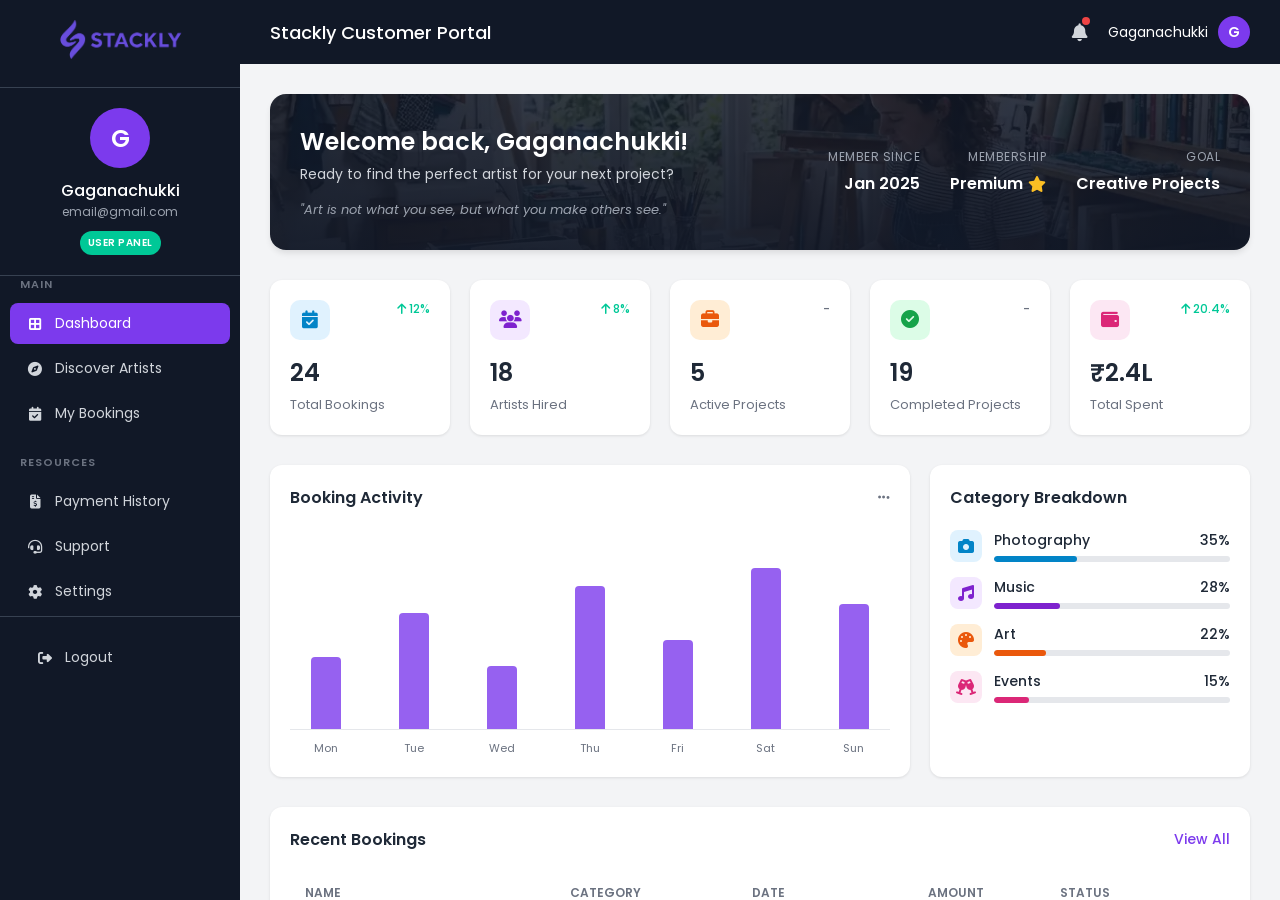
<file: clientDashboard.html>
<!DOCTYPE html>
<html lang="en">
<head>
    <meta charset="UTF-8">
    <meta name="viewport" content="width=device-width, initial-scale=1.0">
    <title>STACKLY - Client Dashboard</title>
    <!-- Fonts -->
    <link rel="preconnect" href="https://fonts.googleapis.com">
    <link rel="preconnect" href="https://fonts.gstatic.com" crossorigin>
    <link href="https://fonts.googleapis.com/css2?family=Poppins:wght@300;400;500;600;700&display=swap" rel="stylesheet">
    <!-- FontAwesome -->
    <link rel="stylesheet" href="https://cdnjs.cloudflare.com/ajax/libs/font-awesome/6.5.1/css/all.min.css">
    <style>
        :root {
            --primary: #7C3AED;
            --secondary: #FFFFFF;
            --accent: #00C897;
            --dark: #111827;
            --gray-100: #F3F4F6;
            --gray-200: #E5E7EB;
            --gray-300: #D1D5DB;
            --gray-400: #9CA3AF;
            --gray-500: #6B7280;
            --gray-600: #4B5563;
            --gray-700: #374151;
            --gray-800: #1F2937;
        }

        * {
            margin: 0;
            padding: 0;
            box-sizing: border-box;
            font-family: 'Poppins', sans-serif;
        }

        body {
            margin: 0;
            display: flex;
            height: 100vh;
            background-color: var(--gray-100);
            color: var(--gray-800);
            overflow: hidden;
        }

        /* Sidebar */
        .sidebar {
            width: 240px;
            background-color: var(--dark);
            color: var(--gray-300);
            display: flex;
            flex-direction: column;
            height: 100%;
            flex-shrink: 0;
            overflow-y: auto;
        }

        .sidebar::-webkit-scrollbar {
            width: 5px;
        }
        
        .sidebar::-webkit-scrollbar-thumb {
            background-color: var(--gray-700);
            border-radius: 5px;
        }

        .sidebar-header {
            padding: 20px;
            text-align: center;
            border-bottom: 1px solid var(--gray-700);
        }

        .sidebar-profile {
            padding: 20px;
            display: flex;
            flex-direction: column;
            align-items: center;
            border-bottom: 1px solid var(--gray-700);
        }

        .avatar-circle {
            width: 60px;
            height: 60px;
            border-radius: 50%;
            background-color: var(--primary);
            color: white;
            display: flex;
            align-items: center;
            justify-content: center;
            font-size: 24px;
            font-weight: 600;
            margin-bottom: 10px;
        }

        .profile-name {
            color: white;
            font-weight: 500;
            font-size: 16px;
        }

        .profile-email {
            font-size: 12px;
            color: var(--gray-400);
            margin-bottom: 10px;
        }

        .badge {
            background-color: var(--accent);
            color: white;
            font-size: 10px;
            font-weight: 600;
            padding: 4px 8px;
            border-radius: 12px;
            letter-spacing: 0.5px;
        }

        .sidebar-menu {
            padding: 20px 0 0;
            flex: 1;
        }

        .nav-label {
            padding: 0 20px;
            font-size: 11px;
            font-weight: 600;
            color: var(--gray-500);
            text-transform: uppercase;
            letter-spacing: 1px;
            margin-bottom: 10px;
        }

        .nav-list {
            list-style: none;
            padding: 0 10px;
        }

        .nav-item {
            margin-bottom: 4px;
        }

        .nav-link {
            display: flex;
            align-items: center;
            padding: 10px 15px;
            color: var(--gray-300);
            text-decoration: none;
            border-radius: 8px;
            font-size: 14px;
            transition: all 0.2s;
            cursor: pointer;
        }

        .nav-link:hover {
            background-color: rgba(255, 255, 255, 0.05);
            color: white;
        }

        .nav-link.active {
            background-color: var(--primary);
            color: white;
        }

        .nav-link i {
            width: 20px;
            margin-right: 10px;
            text-align: center;
        }

        .sidebar-footer {
            padding: 20px;
            border-top: 1px solid var(--gray-700);
        }

        /* Main Content */
        .main-content {
            flex: 1;
            display: flex;
            flex-direction: column;
            overflow: hidden;
        }

        .top-header {
            height: 64px;
            background-color: var(--dark);
            color: white;
            display: flex;
            align-items: center;
            justify-content: space-between;
            padding: 0 30px;
            flex-shrink: 0;
        }

        .header-title {
            font-size: 18px;
            font-weight: 500;
        }

        .header-actions {
            display: flex;
            align-items: center;
            gap: 20px;
        }

        .notification-btn {
            background: none;
            border: none;
            color: var(--gray-300);
            font-size: 18px;
            cursor: pointer;
            position: relative;
        }

        .notification-badge {
            position: absolute;
            top: -2px;
            right: -2px;
            width: 8px;
            height: 8px;
            background-color: #EF4444;
            border-radius: 50%;
        }

        .header-user {
            display: flex;
            align-items: center;
            gap: 10px;
            font-size: 14px;
        }

        .header-avatar {
            width: 32px;
            height: 32px;
            border-radius: 50%;
            background-color: var(--primary);
            display: flex;
            align-items: center;
            justify-content: center;
            font-weight: 600;
        }

        .content-scroll {
            flex: 1;
            overflow-y: auto;
            padding: 30px;
        }

        /* Welcome Banner */
        .welcome-banner {
            background: linear-gradient(rgba(17, 24, 39, 0.85), rgba(17, 24, 39, 0.95)), url('assets/images/creative-studio.webp') center/cover;
            border-radius: 16px;
            padding: 30px;
            color: white;
            display: flex;
            justify-content: space-between;
            align-items: center;
            margin-bottom: 30px;
            box-shadow: 0 4px 6px -1px rgba(0, 0, 0, 0.1);
        }

        .welcome-text h1 {
            font-size: 24px;
            font-weight: 600;
            margin-bottom: 5px;
        }

        .welcome-text p {
            color: var(--gray-300);
            font-size: 14px;
            margin-bottom: 15px;
        }
        
        .welcome-quote {
            font-style: italic;
            color: var(--gray-400);
            font-size: 13px;
        }

        .welcome-stats {
            display: flex;
            gap: 30px;
        }

        .welcome-stat-item {
            text-align: right;
        }

        .welcome-stat-label {
            font-size: 12px;
            color: var(--gray-400);
            text-transform: uppercase;
            letter-spacing: 0.5px;
            margin-bottom: 5px;
        }

        .welcome-stat-value {
            font-size: 16px;
            font-weight: 600;
            display: flex;
            align-items: center;
            justify-content: flex-end;
            gap: 5px;
        }

        .welcome-stat-value i {
            color: #FBBF24;
        }

        /* Stats Grid */
        .stats-grid {
            display: grid;
            grid-template-columns: repeat(5, 1fr);
            gap: 20px;
            margin-bottom: 30px;
        }

        .stat-card {
            background-color: white;
            border-radius: 12px;
            padding: 20px;
            box-shadow: 0 1px 3px rgba(0, 0, 0, 0.1);
        }

        .stat-header {
            display: flex;
            justify-content: space-between;
            align-items: flex-start;
            margin-bottom: 15px;
        }

        .stat-icon {
            width: 40px;
            height: 40px;
            border-radius: 10px;
            display: flex;
            align-items: center;
            justify-content: center;
            font-size: 18px;
        }

        .icon-blue { background-color: #E0F2FE; color: #0284C7; }
        .icon-purple { background-color: #F3E8FF; color: #7E22CE; }
        .icon-green { background-color: #DCFCE7; color: #16A34A; }
        .icon-orange { background-color: #FFEDD5; color: #EA580C; }
        .icon-pink { background-color: #FCE7F3; color: #DB2777; }

        .stat-trend {
            font-size: 12px;
            font-weight: 500;
        }
        .trend-up { color: var(--accent); }
        .trend-neutral { color: var(--gray-500); }

        .stat-value {
            font-size: 24px;
            font-weight: 600;
            margin-bottom: 5px;
        }

        .stat-label {
            font-size: 13px;
            color: var(--gray-500);
        }

        /* Two Column Layout */
        .two-columns {
            display: grid;
            grid-template-columns: 2fr 1fr;
            gap: 20px;
            margin-bottom: 30px;
        }

        .card {
            background-color: white;
            border-radius: 12px;
            padding: 20px;
            box-shadow: 0 1px 3px rgba(0, 0, 0, 0.1);
        }

        .card-header {
            display: flex;
            justify-content: space-between;
            align-items: center;
            margin-bottom: 20px;
        }

        .card-title {
            font-size: 16px;
            font-weight: 600;
        }

        /* Chart Placeholder */
        .chart-placeholder {
            height: 200px;
            display: flex;
            align-items: flex-end;
            gap: 15px;
            padding-top: 20px;
            border-bottom: 1px solid var(--gray-200);
        }

        .bar-group {
            flex: 1;
            display: flex;
            justify-content: center;
            align-items: flex-end;
            height: 100%;
        }

        .bar {
            width: 30px;
            background-color: var(--primary);
            border-radius: 4px 4px 0 0;
            opacity: 0.8;
            transition: opacity 0.2s;
        }
        .bar:hover { opacity: 1; }

        .chart-labels {
            display: flex;
            gap: 15px;
            margin-top: 10px;
        }
        
        .chart-label {
            flex: 1;
            text-align: center;
            font-size: 11px;
            color: var(--gray-500);
        }

        /* Category Breakdown */
        .category-list {
            list-style: none;
        }

        .category-item {
            display: flex;
            align-items: center;
            margin-bottom: 15px;
        }

        .cat-icon {
            width: 32px;
            height: 32px;
            border-radius: 8px;
            display: flex;
            align-items: center;
            justify-content: center;
            margin-right: 12px;
        }

        .cat-info {
            flex: 1;
        }

        .cat-name {
            font-size: 14px;
            font-weight: 500;
            display: flex;
            justify-content: space-between;
            margin-bottom: 5px;
        }

        .cat-progress-bg {
            height: 6px;
            background-color: var(--gray-200);
            border-radius: 3px;
            overflow: hidden;
        }

        .cat-progress-fill {
            height: 100%;
            border-radius: 3px;
        }

        /* Tables */
        .table-responsive {
            overflow-x: auto;
        }

        table {
            width: 100%;
            border-collapse: collapse;
        }

        th {
            text-align: left;
            padding: 12px 15px;
            font-size: 12px;
            font-weight: 600;
            color: var(--gray-500);
            text-transform: uppercase;
            border-bottom: 1px solid var(--gray-200);
        }

        td {
            padding: 15px;
            font-size: 14px;
            border-bottom: 1px solid var(--gray-200);
            vertical-align: middle;
        }

        .artist-cell {
            display: flex;
            align-items: center;
            gap: 10px;
        }
        
        .artist-avatar {
            width: 32px;
            height: 32px;
            border-radius: 50%;
            background-color: var(--gray-200);
            object-fit: cover;
        }

        .status-badge {
            padding: 4px 10px;
            border-radius: 12px;
            font-size: 12px;
            font-weight: 500;
        }

        .status-completed { background-color: #DCFCE7; color: #16A34A; }
        .status-paid { background-color: #DCFCE7; color: #16A34A; }
        .status-pending { background-color: #FEF9C3; color: #CA8A04; }
        .status-inprogress { background-color: #DBEAFE; color: #2563EB; }

        /* Recommended Artists / Grid */
        .recommended-grid {
            display: grid;
            grid-template-columns: repeat(4, 1fr);
            gap: 20px;
            margin-top: 20px;
        }

        .artist-card {
            background: white;
            border-radius: 12px;
            overflow: hidden;
            box-shadow: 0 1px 3px rgba(0,0,0,0.1);
        }
        
        .artist-cover {
            height: 80px;
            background-color: var(--gray-300);
        }

        .artist-card-content {
            padding: 15px;
            text-align: center;
            position: relative;
        }

        .artist-card-avatar {
            width: 50px;
            height: 50px;
            border-radius: 50%;
            border: 3px solid white;
            position: absolute;
            top: -25px;
            left: 50%;
            transform: translateX(-50%);
            background-color: var(--primary);
        }

        .artist-card-name {
            margin-top: 25px;
            font-weight: 600;
            font-size: 14px;
        }

        .artist-card-category {
            font-size: 12px;
            color: var(--gray-500);
            margin-bottom: 10px;
        }

        .artist-card-rating {
            font-size: 12px;
            color: #F59E0B;
            margin-bottom: 15px;
        }

        .btn-outline {
            display: block;
            width: 100%;
            padding: 8px;
            border: 1px solid var(--primary);
            color: var(--primary);
            background: transparent;
            border-radius: 6px;
            font-size: 13px;
            font-weight: 500;
            cursor: pointer;
            transition: all 0.2s;
        }
        
        .btn-outline:hover {
            background: var(--primary);
            color: white;
        }

        /* SPA Content Sections */
        .content-section {
            display: none;
            animation: fadeIn 0.3s ease;
        }
        
        .content-section.active {
            display: block;
        }

        @keyframes fadeIn {
            from { opacity: 0; transform: translateY(10px); }
            to { opacity: 1; transform: translateY(0); }
        }

        /* Forms & Components */
        .form-group {
            margin-bottom: 20px;
        }
        .form-label {
            display: block;
            font-size: 14px;
            font-weight: 500;
            margin-bottom: 8px;
            color: var(--gray-700);
        }
        .form-control {
            width: 100%;
            padding: 10px 15px;
            border: 1px solid var(--gray-300);
            border-radius: 8px;
            font-size: 14px;
            transition: border-color 0.2s;
            font-family: 'Poppins', sans-serif;
        }
        .form-control:focus {
            outline: none;
            border-color: var(--primary);
        }
        textarea.form-control {
            resize: vertical;
            min-height: 120px;
        }
        .btn-primary {
            background: var(--primary);
            color: white;
            border: none;
            padding: 10px 20px;
            border-radius: 8px;
            font-size: 14px;
            font-weight: 500;
            cursor: pointer;
            transition: background 0.2s;
        }
        .btn-primary:hover {
            background: #6D28D9;
        }
        .btn-sm {
            padding: 6px 12px;
            font-size: 12px;
        }

        /* Toggles */
        .toggle-switch {
            position: relative;
            display: inline-block;
            width: 44px;
            height: 24px;
        }
        .toggle-switch input {
            opacity: 0;
            width: 0;
            height: 0;
        }
        .slider {
            position: absolute;
            cursor: pointer;
            top: 0;
            left: 0;
            right: 0;
            bottom: 0;
            background-color: var(--gray-300);
            transition: .4s;
            border-radius: 24px;
        }
        .slider:before {
            position: absolute;
            content: "";
            height: 18px;
            width: 18px;
            left: 3px;
            bottom: 3px;
            background-color: white;
            transition: .4s;
            border-radius: 50%;
        }
        input:checked + .slider {
            background-color: var(--accent);
        }
        input:checked + .slider:before {
            transform: translateX(20px);
        }
        
        .setting-item {
            display: flex;
            justify-content: space-between;
            align-items: center;
            padding: 15px 0;
            border-bottom: 1px solid var(--gray-200);
        }
        .setting-item:last-child {
            border-bottom: none;
        }

        /* Tabs UI */
        .tabs {
            display: flex;
            gap: 20px;
            border-bottom: 1px solid var(--gray-200);
            margin-bottom: 20px;
        }
        .tab {
            padding: 10px 0;
            font-size: 14px;
            font-weight: 500;
            color: var(--gray-500);
            cursor: pointer;
            position: relative;
        }
        .tab.active {
            color: var(--primary);
        }
        .tab.active::after {
            content: '';
            position: absolute;
            bottom: -1px;
            left: 0;
            width: 100%;
            height: 2px;
            background: var(--primary);
        }

        /* Search Bar */
        .search-bar {
            display: flex;
            gap: 15px;
            margin-bottom: 20px;
        }
        .search-input {
            flex: 1;
            position: relative;
        }
        .search-input i {
            position: absolute;
            left: 15px;
            top: 50%;
            transform: translateY(-50%);
            color: var(--gray-400);
        }
        .search-input input {
            width: 100%;
            padding: 10px 15px 10px 40px;
            border: 1px solid var(--gray-300);
            border-radius: 8px;
            font-size: 14px;
        }

        /* Mobile Responsive Styles */
        .menu-toggle { display: none; background: none; border: none; color: white; font-size: 1.2rem; cursor: pointer; }
        .mobile-logo { display: none; }
        .overlay { display: none; position: fixed; top: 0; left: 0; right: 0; bottom: 0; background: rgba(0,0,0,0.5); z-index: 999; }
        .overlay.active { display: block; }
        
        @media (max-width: 1024px) {
            .stats-grid { grid-template-columns: repeat(3, 1fr) !important; }
            .charts-grid, .two-columns, .activity-grid, .recommended-grid { grid-template-columns: 1fr !important; }
        }
        
        @media (max-width: 768px) {
            .sidebar { position: fixed; left: -240px; z-index: 1000; transition: left 0.3s ease; }
            .sidebar.active { left: 0; }
            .menu-toggle { display: block; }
            .mobile-logo { display: block; height: 28px; margin-left: 15px; }
            .header-title { display: none; }
            .top-header { padding: 0 15px; justify-content: flex-start; }
            .header-actions { margin-left: auto; }
            .header-user span { display: none; }
            .content-scroll { padding: 15px; overflow-x: hidden; }
            .welcome-banner { flex-direction: column; align-items: flex-start; }
            .welcome-stats { margin-top: 20px; width: 100%; justify-content: space-between; }
            .stats-grid, .charts-grid, .two-columns, .activity-grid, .quick-actions, .recommended-grid { grid-template-columns: 1fr !important; }
            .card { min-width: 0; }
        }
        
        @media (max-width: 425px) {
            .content-scroll { padding: 10px; }
            .chart-placeholder { gap: 6px; }
            .chart-labels { gap: 6px; }
            .bar { width: 15px; }
            .chart-label { font-size: 8px; }
            .welcome-stats { flex-direction: column; gap: 15px; }
            .welcome-stat-value { justify-content: flex-start; }
            .welcome-stat-item { text-align: left; }
        }

    </style>
    <link rel="stylesheet" href="css/responsive.css">
</head>
<body>

    <!-- Sidebar -->
    <aside class="sidebar">
        <div class="sidebar-header">
            <img src="assets/images/logo.webp" alt="STACKLY" style="height: 40px; object-fit: contain;">
        </div>
        
        <div class="sidebar-profile">
            <div class="avatar-circle">G</div>
            <div class="profile-name">Gaganachukki</div>
            <div class="profile-email">email@gmail.com</div>
            <div class="badge">USER PANEL</div>
        </div>

        <div class="nav-section">
            <div class="nav-label">Main</div>
            <ul class="nav-list">
                <li class="nav-item">
                    <a class="nav-link active" data-target="section-dashboard">
                        <i class="fa-solid fa-border-all"></i> Dashboard
                    </a>
                </li>
                <li class="nav-item">
                    <a class="nav-link" data-target="section-discover">
                        <i class="fa-solid fa-compass"></i> Discover Artists
                    </a>
                </li>
                <li class="nav-item">
                    <a class="nav-link" data-target="section-bookings">
                        <i class="fa-solid fa-calendar-check"></i> My Bookings
                    </a>
                </li>
            </ul>

            <div class="nav-label" style="margin-top: 20px;">Resources</div>
            <ul class="nav-list">
                <li class="nav-item">
                    <a class="nav-link" data-target="section-payments">
                        <i class="fa-solid fa-file-invoice-dollar"></i> Payment History
                    </a>
                </li>
                <li class="nav-item">
                    <a class="nav-link" data-target="section-support">
                        <i class="fa-solid fa-headset"></i> Support
                    </a>
                </li>
                <li class="nav-item">
                    <a class="nav-link" data-target="section-settings">
                        <i class="fa-solid fa-gear"></i> Settings
                    </a>
                </li>
            </ul>
        </div>

        <div class="sidebar-footer">
            <a href="login.html" class="nav-link">
                <i class="fa-solid fa-right-from-bracket"></i> Logout
            </a>
        </div>
    </aside>

    <!-- Main Content -->
    <main class="main-content">
        <!-- Top Header -->
        <header class="top-header">
            <button class="menu-toggle" onclick="toggleSidebar()"><i class="fa-solid fa-bars"></i></button>
            <img src="assets/images/logo.webp" alt="STACKLY" class="mobile-logo">
            <div class="header-title">Stackly Customer Portal</div>
            <div class="header-actions">
                <button class="notification-btn">
                    <i class="fa-solid fa-bell"></i>
                    <span class="notification-badge"></span>
                </button>
                <div class="header-user">
                    <span>Gaganachukki</span>
                    <div class="header-avatar">G</div>
                </div>
            </div>
        </header>

        <!-- Scrollable Content -->
        <div class="content-scroll">
            
            <!-- SECTION: DASHBOARD -->
            <div id="section-dashboard" class="content-section active">
                <!-- Welcome Banner -->
                <div class="welcome-banner">
                    <div class="welcome-text">
                        <h1>Welcome back, Gaganachukki!</h1>
                        <p>Ready to find the perfect artist for your next project?</p>
                        <div class="welcome-quote">"Art is not what you see, but what you make others see."</div>
                    </div>
                    <div class="welcome-stats">
                        <div class="welcome-stat-item">
                            <div class="welcome-stat-label">Member Since</div>
                            <div class="welcome-stat-value">Jan 2025</div>
                        </div>
                        <div class="welcome-stat-item">
                            <div class="welcome-stat-label">Membership</div>
                            <div class="welcome-stat-value">Premium <i class="fa-solid fa-star"></i></div>
                        </div>
                        <div class="welcome-stat-item">
                            <div class="welcome-stat-label">Goal</div>
                            <div class="welcome-stat-value">Creative Projects</div>
                        </div>
                    </div>
                </div>

                <!-- Stats Grid -->
                <div class="stats-grid">
                    <div class="stat-card">
                        <div class="stat-header">
                            <div class="stat-icon icon-blue">
                                <i class="fa-solid fa-calendar-check"></i>
                            </div>
                            <div class="stat-trend trend-up">
                                <i class="fa-solid fa-arrow-up"></i> 12%
                            </div>
                        </div>
                        <div class="stat-value">24</div>
                        <div class="stat-label">Total Bookings</div>
                    </div>

                    <div class="stat-card">
                        <div class="stat-header">
                            <div class="stat-icon icon-purple">
                                <i class="fa-solid fa-users"></i>
                            </div>
                            <div class="stat-trend trend-up">
                                <i class="fa-solid fa-arrow-up"></i> 8%
                            </div>
                        </div>
                        <div class="stat-value">18</div>
                        <div class="stat-label">Artists Hired</div>
                    </div>

                    <div class="stat-card">
                        <div class="stat-header">
                            <div class="stat-icon icon-orange">
                                <i class="fa-solid fa-briefcase"></i>
                            </div>
                            <div class="stat-trend trend-neutral">
                                -
                            </div>
                        </div>
                        <div class="stat-value">5</div>
                        <div class="stat-label">Active Projects</div>
                    </div>

                    <div class="stat-card">
                        <div class="stat-header">
                            <div class="stat-icon icon-green">
                                <i class="fa-solid fa-check-circle"></i>
                            </div>
                            <div class="stat-trend trend-neutral">
                                -
                            </div>
                        </div>
                        <div class="stat-value">19</div>
                        <div class="stat-label">Completed Projects</div>
                    </div>

                    <div class="stat-card">
                        <div class="stat-header">
                            <div class="stat-icon icon-pink">
                                <i class="fa-solid fa-wallet"></i>
                            </div>
                            <div class="stat-trend trend-up">
                                <i class="fa-solid fa-arrow-up"></i> 20.4%
                            </div>
                        </div>
                        <div class="stat-value">₹2.4L</div>
                        <div class="stat-label">Total Spent</div>
                    </div>
                </div>

                <!-- Two Columns -->
                <div class="two-columns">
                    <!-- Booking Activity -->
                    <div class="card">
                        <div class="card-header">
                            <div class="card-title">Booking Activity</div>
                            <button style="border:none;background:none;color:var(--gray-500);cursor:pointer;"><i class="fa-solid fa-ellipsis"></i></button>
                        </div>
                        <div class="chart-placeholder">
                            <div class="bar-group"><div class="bar" style="height: 40%"></div></div>
                            <div class="bar-group"><div class="bar" style="height: 65%"></div></div>
                            <div class="bar-group"><div class="bar" style="height: 35%"></div></div>
                            <div class="bar-group"><div class="bar" style="height: 80%"></div></div>
                            <div class="bar-group"><div class="bar" style="height: 50%"></div></div>
                            <div class="bar-group"><div class="bar" style="height: 90%"></div></div>
                            <div class="bar-group"><div class="bar" style="height: 70%"></div></div>
                        </div>
                        <div class="chart-labels">
                            <div class="chart-label">Mon</div>
                            <div class="chart-label">Tue</div>
                            <div class="chart-label">Wed</div>
                            <div class="chart-label">Thu</div>
                            <div class="chart-label">Fri</div>
                            <div class="chart-label">Sat</div>
                            <div class="chart-label">Sun</div>
                        </div>
                    </div>

                    <!-- Category Breakdown -->
                    <div class="card">
                        <div class="card-header">
                            <div class="card-title">Category Breakdown</div>
                        </div>
                        <ul class="category-list">
                            <li class="category-item">
                                <div class="cat-icon icon-blue"><i class="fa-solid fa-camera"></i></div>
                                <div class="cat-info">
                                    <div class="cat-name"><span>Photography</span> <span>35%</span></div>
                                    <div class="cat-progress-bg"><div class="cat-progress-fill" style="width: 35%; background-color: #0284C7;"></div></div>
                                </div>
                            </li>
                            <li class="category-item">
                                <div class="cat-icon icon-purple"><i class="fa-solid fa-music"></i></div>
                                <div class="cat-info">
                                    <div class="cat-name"><span>Music</span> <span>28%</span></div>
                                    <div class="cat-progress-bg"><div class="cat-progress-fill" style="width: 28%; background-color: #7E22CE;"></div></div>
                                </div>
                            </li>
                            <li class="category-item">
                                <div class="cat-icon icon-orange"><i class="fa-solid fa-palette"></i></div>
                                <div class="cat-info">
                                    <div class="cat-name"><span>Art</span> <span>22%</span></div>
                                    <div class="cat-progress-bg"><div class="cat-progress-fill" style="width: 22%; background-color: #EA580C;"></div></div>
                                </div>
                            </li>
                            <li class="category-item">
                                <div class="cat-icon icon-pink"><i class="fa-solid fa-champagne-glasses"></i></div>
                                <div class="cat-info">
                                    <div class="cat-name"><span>Events</span> <span>15%</span></div>
                                    <div class="cat-progress-bg"><div class="cat-progress-fill" style="width: 15%; background-color: #DB2777;"></div></div>
                                </div>
                            </li>
                        </ul>
                    </div>
                </div>

                <!-- Recent Bookings Table -->
                <div class="card" style="margin-bottom: 30px;">
                    <div class="card-header">
                        <div class="card-title">Recent Bookings</div>
                        <a href="#" style="color:var(--primary);text-decoration:none;font-size:14px;font-weight:500;">View All</a>
                    </div>
                    <div class="table-responsive">
                        <table>
                            <thead>
                                <tr>
                                    <th>Name</th>
                                    <th>Category</th>
                                    <th>Date</th>
                                    <th>Amount</th>
                                    <th>Status</th>
                                </tr>
                            </thead>
                            <tbody>
                                <tr>
                                    <td>
                                        <div class="artist-cell">
                                            <div class="artist-avatar" style="background:#E0F2FE;"></div>
                                            <span>Rohan Sharma</span>
                                        </div>
                                    </td>
                                    <td>Photography</td>
                                    <td>12 Sep 2026</td>
                                    <td>₹15,000</td>
                                    <td><span class="status-badge status-completed">Completed</span></td>
                                </tr>
                                <tr>
                                    <td>
                                        <div class="artist-cell">
                                            <div class="artist-avatar" style="background:#F3E8FF;"></div>
                                            <span>Priya Patel</span>
                                        </div>
                                    </td>
                                    <td>Music</td>
                                    <td>24 Sep 2026</td>
                                    <td>₹22,500</td>
                                    <td><span class="status-badge status-pending">Pending</span></td>
                                </tr>
                                <tr>
                                    <td>
                                        <div class="artist-cell">
                                            <div class="artist-avatar" style="background:#FFEDD5;"></div>
                                            <span>Amit Kumar</span>
                                        </div>
                                    </td>
                                    <td>Art</td>
                                    <td>01 Oct 2026</td>
                                    <td>₹8,000</td>
                                    <td><span class="status-badge status-inprogress">In Progress</span></td>
                                </tr>
                                <tr>
                                    <td>
                                        <div class="artist-cell">
                                            <div class="artist-avatar" style="background:#DCFCE7;"></div>
                                            <span>Sarah Johnson</span>
                                        </div>
                                    </td>
                                    <td>Makeup</td>
                                    <td>05 Oct 2026</td>
                                    <td>₹12,000</td>
                                    <td><span class="status-badge status-pending">Pending</span></td>
                                </tr>
                                <tr>
                                    <td>
                                        <div class="artist-cell">
                                            <div class="artist-avatar" style="background:#FCE7F3;"></div>
                                            <span>David Chen</span>
                                        </div>
                                    </td>
                                    <td>Videography</td>
                                    <td>10 Oct 2026</td>
                                    <td>₹35,000</td>
                                    <td><span class="status-badge status-completed">Completed</span></td>
                                </tr>
                                <tr>
                                    <td>
                                        <div class="artist-cell">
                                            <div class="artist-avatar" style="background:#FEF9C3;"></div>
                                            <span>Alex Morgan</span>
                                        </div>
                                    </td>
                                    <td>Live Band</td>
                                    <td>15 Oct 2026</td>
                                    <td>₹40,000</td>
                                    <td><span class="status-badge status-inprogress">In Progress</span></td>
                                </tr>
                                <tr>
                                    <td>
                                        <div class="artist-cell">
                                            <div class="artist-avatar" style="background:#E0F2FE;"></div>
                                            <span>Priya Singh</span>
                                        </div>
                                    </td>
                                    <td>Photography</td>
                                    <td>20 Oct 2026</td>
                                    <td>₹18,000</td>
                                    <td><span class="status-badge status-completed">Completed</span></td>
                                </tr>
                            </tbody>
                        </table>
                    </div>
                </div>

                <!-- Recommended Artists -->
                <div class="card">
                    <div class="card-header" style="margin-bottom: 0;">
                        <div class="card-title">Recommended Artists</div>
                    </div>
                    <div class="recommended-grid">
                        <div class="artist-card">
                            <div class="artist-cover" style="background: linear-gradient(45deg, #FF9A9E 0%, #FECFEF 99%, #FECFEF 100%);"></div>
                            <div class="artist-card-content">
                                <div class="artist-card-avatar" style="background-image: url('assets/images/avatar_1.webp'); background-size: cover;"></div>
                                <div class="artist-card-name">Aisha Khan</div>
                                <div class="artist-card-category">Wedding Photographer</div>
                                <div class="artist-card-rating"><i class="fa-solid fa-star"></i> 4.9 (124)</div>
                                <button class="btn-outline">View Profile</button>
                            </div>
                        </div>
                        <div class="artist-card">
                            <div class="artist-cover" style="background: linear-gradient(120deg, #a1c4fd 0%, #c2e9fb 100%);"></div>
                            <div class="artist-card-content">
                                <div class="artist-card-avatar" style="background-image: url('assets/images/avatar_2.webp'); background-size: cover;"></div>
                                <div class="artist-card-name">Vikram Singh</div>
                                <div class="artist-card-category">Live Band</div>
                                <div class="artist-card-rating"><i class="fa-solid fa-star"></i> 4.8 (89)</div>
                                <button class="btn-outline">View Profile</button>
                            </div>
                        </div>
                        <div class="artist-card">
                            <div class="artist-cover" style="background: linear-gradient(120deg, #d4fc79 0%, #96e6a1 100%);"></div>
                            <div class="artist-card-content">
                                <div class="artist-card-avatar" style="background-image: url('assets/images/avatar_3.webp'); background-size: cover;"></div>
                                <div class="artist-card-name">Neha Gupta</div>
                                <div class="artist-card-category">Mural Artist</div>
                                <div class="artist-card-rating"><i class="fa-solid fa-star"></i> 5.0 (42)</div>
                                <button class="btn-outline">View Profile</button>
                            </div>
                        </div>
                        <div class="artist-card">
                            <div class="artist-cover" style="background: linear-gradient(to right, #4facfe 0%, #00f2fe 100%);"></div>
                            <div class="artist-card-content">
                                <div class="artist-card-avatar" style="background-image: url('assets/images/avatar_4.webp'); background-size: cover;"></div>
                                <div class="artist-card-name">Rahul Dev</div>
                                <div class="artist-card-category">Event DJ</div>
                                <div class="artist-card-rating"><i class="fa-solid fa-star"></i> 4.7 (210)</div>
                                <button class="btn-outline">View Profile</button>
                            </div>
                        </div>
                    </div>
                </div>
            </div> <!-- End Dashboard Section -->

            <!-- SECTION: DISCOVER ARTISTS -->
            <div id="section-discover" class="content-section">
                <div class="card" style="margin-bottom: 20px;">
                    <div class="search-bar">
                        <div class="search-input">
                            <i class="fa-solid fa-search"></i>
                            <input type="text" placeholder="Search artists by name, category, or keyword...">
                        </div>
                        <button class="btn-primary">Search</button>
                        <button class="btn-outline" style="width: auto;">Filters <i class="fa-solid fa-sliders"></i></button>
                    </div>
                </div>
                
                <h3 style="margin-bottom: 20px; color: var(--gray-800);">All Artists</h3>
                
                <div class="recommended-grid">
                    <!-- Reuse artist cards -->
                    <div class="artist-card">
                        <div class="artist-cover" style="background: linear-gradient(45deg, #FF9A9E 0%, #FECFEF 99%, #FECFEF 100%);"></div>
                        <div class="artist-card-content">
                            <div class="artist-card-avatar" style="background-image: url('assets/images/avatar_1.webp'); background-size: cover;"></div>
                            <div class="artist-card-name">Aisha Khan</div>
                            <div class="artist-card-category">Wedding Photographer</div>
                            <div class="artist-card-rating"><i class="fa-solid fa-star"></i> 4.9 (124)</div>
                            <button class="btn-primary" style="width:100%">Book Now</button>
                        </div>
                    </div>
                    <div class="artist-card">
                        <div class="artist-cover" style="background: linear-gradient(120deg, #a1c4fd 0%, #c2e9fb 100%);"></div>
                        <div class="artist-card-content">
                            <div class="artist-card-avatar" style="background-image: url('assets/images/avatar_2.webp'); background-size: cover;"></div>
                            <div class="artist-card-name">Vikram Singh</div>
                            <div class="artist-card-category">Live Band</div>
                            <div class="artist-card-rating"><i class="fa-solid fa-star"></i> 4.8 (89)</div>
                            <button class="btn-primary" style="width:100%">Book Now</button>
                        </div>
                    </div>
                    <div class="artist-card">
                        <div class="artist-cover" style="background: linear-gradient(120deg, #d4fc79 0%, #96e6a1 100%);"></div>
                        <div class="artist-card-content">
                            <div class="artist-card-avatar" style="background-image: url('assets/images/avatar_3.webp'); background-size: cover;"></div>
                            <div class="artist-card-name">Neha Gupta</div>
                            <div class="artist-card-category">Mural Artist</div>
                            <div class="artist-card-rating"><i class="fa-solid fa-star"></i> 5.0 (42)</div>
                            <button class="btn-primary" style="width:100%">Book Now</button>
                        </div>
                    </div>
                    <div class="artist-card">
                        <div class="artist-cover" style="background: linear-gradient(to right, #4facfe 0%, #00f2fe 100%);"></div>
                        <div class="artist-card-content">
                            <div class="artist-card-avatar" style="background-image: url('assets/images/avatar_4.webp'); background-size: cover;"></div>
                            <div class="artist-card-name">Rahul Dev</div>
                            <div class="artist-card-category">Event DJ</div>
                            <div class="artist-card-rating"><i class="fa-solid fa-star"></i> 4.7 (210)</div>
                            <button class="btn-primary" style="width:100%">Book Now</button>
                        </div>
                    </div>
                    <div class="artist-card">
                        <div class="artist-cover" style="background: linear-gradient(135deg, #f5f7fa 0%, #c3cfe2 100%);"></div>
                        <div class="artist-card-content">
                            <div class="artist-card-avatar" style="background-image: url('assets/images/avatar_5.webp'); background-size: cover;"></div>
                            <div class="artist-card-name">Sonam Kapoor</div>
                            <div class="artist-card-category">Makeup Artist</div>
                            <div class="artist-card-rating"><i class="fa-solid fa-star"></i> 4.6 (150)</div>
                            <button class="btn-primary" style="width:100%">Book Now</button>
                        </div>
                    </div>
                    <div class="artist-card">
                        <div class="artist-cover" style="background: linear-gradient(135deg, #fbc2eb 0%, #a6c1ee 100%);"></div>
                        <div class="artist-card-content">
                            <div class="artist-card-avatar" style="background-image: url('assets/images/avatar_6.webp'); background-size: cover;"></div>
                            <div class="artist-card-name">Karan Johar</div>
                            <div class="artist-card-category">Videographer</div>
                            <div class="artist-card-rating"><i class="fa-solid fa-star"></i> 4.9 (320)</div>
                            <button class="btn-primary" style="width:100%">Book Now</button>
                        </div>
                    </div>
                    <div class="artist-card">
                        <div class="artist-cover" style="background: linear-gradient(135deg, #f5f7fa 0%, #c3cfe2 100%);"></div>
                        <div class="artist-card-content">
                            <div class="artist-card-avatar" style="background-image: url('assets/images/avatar_7.webp'); background-size: cover;"></div>
                            <div class="artist-card-name">Sarah Johnson</div>
                            <div class="artist-card-category">Fine Art</div>
                            <div class="artist-card-rating"><i class="fa-solid fa-star"></i> 4.5 (80)</div>
                            <button class="btn-primary" style="width:100%">Book Now</button>
                        </div>
                    </div>
                    <div class="artist-card">
                        <div class="artist-cover" style="background: linear-gradient(45deg, #FF9A9E 0%, #FECFEF 99%, #FECFEF 100%);"></div>
                        <div class="artist-card-content">
                            <div class="artist-card-avatar" style="background-image: url('assets/images/avatar_8.webp'); background-size: cover;"></div>
                            <div class="artist-card-name">Alex Morgan</div>
                            <div class="artist-card-category">DJ</div>
                            <div class="artist-card-rating"><i class="fa-solid fa-star"></i> 4.8 (210)</div>
                            <button class="btn-primary" style="width:100%">Book Now</button>
                        </div>
                    </div>
                    <div class="artist-card">
                        <div class="artist-cover" style="background: linear-gradient(120deg, #d4fc79 0%, #96e6a1 100%);"></div>
                        <div class="artist-card-content">
                            <div class="artist-card-avatar" style="background-image: url('assets/images/avatar_9.webp'); background-size: cover;"></div>
                            <div class="artist-card-name">Priya Singh</div>
                            <div class="artist-card-category">Makeup</div>
                            <div class="artist-card-rating"><i class="fa-solid fa-star"></i> 4.9 (150)</div>
                            <button class="btn-primary" style="width:100%">Book Now</button>
                        </div>
                    </div>
                    <div class="artist-card">
                        <div class="artist-cover" style="background: linear-gradient(to right, #4facfe 0%, #00f2fe 100%);"></div>
                        <div class="artist-card-content">
                            <div class="artist-card-avatar" style="background-image: url('assets/images/avatar_1.webp0'); background-size: cover;"></div>
                            <div class="artist-card-name">David Chen</div>
                            <div class="artist-card-category">Photography</div>
                            <div class="artist-card-rating"><i class="fa-solid fa-star"></i> 4.7 (110)</div>
                            <button class="btn-primary" style="width:100%">Book Now</button>
                        </div>
                    </div>
                    <div class="artist-card">
                        <div class="artist-cover" style="background: linear-gradient(135deg, #fbc2eb 0%, #a6c1ee 100%);"></div>
                        <div class="artist-card-content">
                            <div class="artist-card-avatar" style="background-image: url('assets/images/avatar_1.webp1'); background-size: cover;"></div>
                            <div class="artist-card-name">Emma Watson</div>
                            <div class="artist-card-category">Video</div>
                            <div class="artist-card-rating"><i class="fa-solid fa-star"></i> 4.6 (95)</div>
                            <button class="btn-primary" style="width:100%">Book Now</button>
                        </div>
                    </div>
                    <div class="artist-card">
                        <div class="artist-cover" style="background: linear-gradient(120deg, #a1c4fd 0%, #c2e9fb 100%);"></div>
                        <div class="artist-card-content">
                            <div class="artist-card-avatar" style="background-image: url('assets/images/avatar_1.webp2'); background-size: cover;"></div>
                            <div class="artist-card-name">Chris Evans</div>
                            <div class="artist-card-category">Live Band</div>
                            <div class="artist-card-rating"><i class="fa-solid fa-star"></i> 4.9 (320)</div>
                            <button class="btn-primary" style="width:100%">Book Now</button>
                        </div>
                    </div>
                </div>
            </div> <!-- End Discover Section -->

            <!-- SECTION: MY BOOKINGS -->
            <div id="section-bookings" class="content-section">
                <div class="card">
                    <div class="card-header">
                        <div class="card-title">My Bookings</div>
                    </div>
                    <div class="tabs">
                        <div class="tab active">Upcoming</div>
                        <div class="tab">Past</div>
                        <div class="tab">Cancelled</div>
                    </div>
                    <div class="table-responsive">
                        <table>
                            <thead>
                                <tr>
                                    <th>Booking ID</th>
                                    <th>Artist</th>
                                    <th>Event Date</th>
                                    <th>Amount</th>
                                    <th>Status</th>
                                    <th>Action</th>
                                </tr>
                            </thead>
                            <tbody>
                                <tr>
                                    <td>#BKG-8832</td>
                                    <td>
                                        <div class="artist-cell">
                                            <div class="artist-avatar" style="background-image: url('assets/images/avatar_2.webp'); background-size: cover;"></div>
                                            <span>Vikram Singh (Live Band)</span>
                                        </div>
                                    </td>
                                    <td>15 Nov 2026</td>
                                    <td>₹45,000</td>
                                    <td><span class="status-badge status-pending">Upcoming</span></td>
                                    <td><button class="btn-outline btn-sm">Manage</button></td>
                                </tr>
                                <tr>
                                    <td>#BKG-8710</td>
                                    <td>
                                        <div class="artist-cell">
                                            <div class="artist-avatar" style="background-image: url('assets/images/avatar_4.webp'); background-size: cover;"></div>
                                            <span>Rahul Dev (Event DJ)</span>
                                        </div>
                                    </td>
                                    <td>20 Dec 2026</td>
                                    <td>₹25,000</td>
                                    <td><span class="status-badge status-inprogress">Confirmed</span></td>
                                    <td><button class="btn-outline btn-sm">Manage</button></td>
                                </tr>
                                <tr>
                                    <td>#BKG-8711</td>
                                    <td>
                                        <div class="artist-cell">
                                            <div class="artist-avatar" style="background-image: url('assets/images/avatar_7.webp'); background-size: cover;"></div>
                                            <span>Sarah Johnson (Fine Art)</span>
                                        </div>
                                    </td>
                                    <td>02 Jan 2027</td>
                                    <td>₹15,000</td>
                                    <td><span class="status-badge status-pending">Upcoming</span></td>
                                    <td><button class="btn-outline btn-sm">Manage</button></td>
                                </tr>
                                <tr>
                                    <td>#BKG-8712</td>
                                    <td>
                                        <div class="artist-cell">
                                            <div class="artist-avatar" style="background-image: url('assets/images/avatar_8.webp'); background-size: cover;"></div>
                                            <span>Alex Morgan (DJ)</span>
                                        </div>
                                    </td>
                                    <td>15 Jan 2027</td>
                                    <td>₹30,000</td>
                                    <td><span class="status-badge status-inprogress">Confirmed</span></td>
                                    <td><button class="btn-outline btn-sm">Manage</button></td>
                                </tr>
                                <tr>
                                    <td>#BKG-8713</td>
                                    <td>
                                        <div class="artist-cell">
                                            <div class="artist-avatar" style="background-image: url('assets/images/avatar_9.webp'); background-size: cover;"></div>
                                            <span>Priya Singh (Makeup)</span>
                                        </div>
                                    </td>
                                    <td>20 Jan 2027</td>
                                    <td>₹12,000</td>
                                    <td><span class="status-badge status-pending">Upcoming</span></td>
                                    <td><button class="btn-outline btn-sm">Manage</button></td>
                                </tr>
                                <tr>
                                    <td>#BKG-8714</td>
                                    <td>
                                        <div class="artist-cell">
                                            <div class="artist-avatar" style="background-image: url('assets/images/avatar_1.webp0'); background-size: cover;"></div>
                                            <span>David Chen (Photography)</span>
                                        </div>
                                    </td>
                                    <td>05 Feb 2027</td>
                                    <td>₹20,000</td>
                                    <td><span class="status-badge status-inprogress">Confirmed</span></td>
                                    <td><button class="btn-outline btn-sm">Manage</button></td>
                                </tr>
                                <tr>
                                    <td>#BKG-8715</td>
                                    <td>
                                        <div class="artist-cell">
                                            <div class="artist-avatar" style="background-image: url('assets/images/avatar_1.webp1'); background-size: cover;"></div>
                                            <span>Emma Watson (Video)</span>
                                        </div>
                                    </td>
                                    <td>14 Feb 2027</td>
                                    <td>₹35,000</td>
                                    <td><span class="status-badge status-pending">Upcoming</span></td>
                                    <td><button class="btn-outline btn-sm">Manage</button></td>
                                </tr>
                                <tr>
                                    <td>#BKG-8716</td>
                                    <td>
                                        <div class="artist-cell">
                                            <div class="artist-avatar" style="background-image: url('assets/images/avatar_1.webp2'); background-size: cover;"></div>
                                            <span>Chris Evans (Live Band)</span>
                                        </div>
                                    </td>
                                    <td>25 Feb 2027</td>
                                    <td>₹50,000</td>
                                    <td><span class="status-badge status-inprogress">Confirmed</span></td>
                                    <td><button class="btn-outline btn-sm">Manage</button></td>
                                </tr>
                                <tr>
                                    <td>#BKG-8717</td>
                                    <td>
                                        <div class="artist-cell">
                                            <div class="artist-avatar" style="background-image: url('assets/images/avatar_1.webp'); background-size: cover;"></div>
                                            <span>Aisha Khan (Photography)</span>
                                        </div>
                                    </td>
                                    <td>10 Mar 2027</td>
                                    <td>₹18,000</td>
                                    <td><span class="status-badge status-pending">Upcoming</span></td>
                                    <td><button class="btn-outline btn-sm">Manage</button></td>
                                </tr>
                                <tr>
                                    <td>#BKG-8718</td>
                                    <td>
                                        <div class="artist-cell">
                                            <div class="artist-avatar" style="background-image: url('assets/images/avatar_3.webp'); background-size: cover;"></div>
                                            <span>Neha Gupta (Mural Artist)</span>
                                        </div>
                                    </td>
                                    <td>20 Mar 2027</td>
                                    <td>₹22,000</td>
                                    <td><span class="status-badge status-inprogress">Confirmed</span></td>
                                    <td><button class="btn-outline btn-sm">Manage</button></td>
                                </tr>
                            </tbody>
                        </table>
                    </div>
                </div>
            </div> <!-- End Bookings Section -->

            <!-- SECTION: PAYMENT HISTORY -->
            <div id="section-payments" class="content-section">
                <div class="card" style="margin-bottom: 20px;">
                    <div class="card-header">
                        <div class="card-title">Payment Methods</div>
                        <button class="btn-outline btn-sm">+ Add New</button>
                    </div>
                    <div class="setting-item" style="padding-top:0;">
                        <div style="display:flex; align-items:center; gap: 10px;">
                            <i class="fa-brands fa-cc-visa" style="font-size:24px; color:#1A1F71;"></i>
                            <div>
                                <div style="font-weight:500;font-size:14px;">Visa ending in 4242</div>
                                <div style="font-size:12px;color:var(--gray-500);">Expires 12/28</div>
                            </div>
                        </div>
                        <span class="status-badge status-completed">Default</span>
                    </div>
                    <div class="setting-item">
                        <div style="display:flex; align-items:center; gap: 10px;">
                            <i class="fa-brands fa-cc-mastercard" style="font-size:24px; color:#EB001B;"></i>
                            <div>
                                <div style="font-weight:500;font-size:14px;">Mastercard ending in 5566</div>
                                <div style="font-size:12px;color:var(--gray-500);">Expires 09/27</div>
                            </div>
                        </div>
                    </div>
                </div>

                <div class="card">
                    <div class="card-header">
                        <div class="card-title">Payment History</div>
                    </div>
                    <div class="table-responsive">
                        <table>
                            <thead>
                                <tr>
                                    <th>Invoice #</th>
                                    <th>Date</th>
                                    <th>Description</th>
                                    <th>Amount</th>
                                    <th>Status</th>
                                    <th>Receipt</th>
                                </tr>
                            </thead>
                            <tbody>
                                <tr>
                                    <td>INV-2026-001</td>
                                    <td>12 Sep 2026</td>
                                    <td>Wedding Photography - Rohan Sharma</td>
                                    <td>₹15,000</td>
                                    <td><span class="status-badge status-paid">Paid</span></td>
                                    <td><button class="btn-outline btn-sm"><i class="fa-solid fa-download"></i> Download</button></td>
                                </tr>
                                <tr>
                                    <td>INV-2026-002</td>
                                    <td>24 Sep 2026</td>
                                    <td>Music Production - Priya Patel (50% Advance)</td>
                                    <td>₹22,500</td>
                                    <td><span class="status-badge status-pending">Pending</span></td>
                                    <td><button class="btn-primary btn-sm">Pay Now</button></td>
                                </tr>
                                <tr>
                                    <td>INV-2026-003</td>
                                    <td>01 Oct 2026</td>
                                    <td>Art Commission - Amit Kumar</td>
                                    <td>₹8,000</td>
                                    <td><span class="status-badge status-paid">Paid</span></td>
                                    <td><button class="btn-outline btn-sm"><i class="fa-solid fa-download"></i> Download</button></td>
                                </tr>
                                <tr>
                                    <td>INV-2026-004</td>
                                    <td>05 Oct 2026</td>
                                    <td>Fine Art - Sarah Johnson</td>
                                    <td>₹15,000</td>
                                    <td><span class="status-badge status-paid">Paid</span></td>
                                    <td><button class="btn-outline btn-sm"><i class="fa-solid fa-download"></i> Download</button></td>
                                </tr>
                                <tr>
                                    <td>INV-2026-005</td>
                                    <td>15 Oct 2026</td>
                                    <td>DJ Services - Alex Morgan</td>
                                    <td>₹30,000</td>
                                    <td><span class="status-badge status-pending">Pending</span></td>
                                    <td><button class="btn-primary btn-sm">Pay Now</button></td>
                                </tr>
                                <tr>
                                    <td>INV-2026-006</td>
                                    <td>20 Oct 2026</td>
                                    <td>Makeup Session - Priya Singh</td>
                                    <td>₹12,000</td>
                                    <td><span class="status-badge status-paid">Paid</span></td>
                                    <td><button class="btn-outline btn-sm"><i class="fa-solid fa-download"></i> Download</button></td>
                                </tr>
                                <tr>
                                    <td>INV-2026-007</td>
                                    <td>05 Nov 2026</td>
                                    <td>Photography - David Chen</td>
                                    <td>₹20,000</td>
                                    <td><span class="status-badge status-pending">Pending</span></td>
                                    <td><button class="btn-primary btn-sm">Pay Now</button></td>
                                </tr>
                                <tr>
                                    <td>INV-2026-008</td>
                                    <td>14 Nov 2026</td>
                                    <td>Videography - Emma Watson</td>
                                    <td>₹35,000</td>
                                    <td><span class="status-badge status-paid">Paid</span></td>
                                    <td><button class="btn-outline btn-sm"><i class="fa-solid fa-download"></i> Download</button></td>
                                </tr>
                                <tr>
                                    <td>INV-2026-009</td>
                                    <td>25 Nov 2026</td>
                                    <td>Live Band - Chris Evans</td>
                                    <td>₹50,000</td>
                                    <td><span class="status-badge status-pending">Pending</span></td>
                                    <td><button class="btn-primary btn-sm">Pay Now</button></td>
                                </tr>
                                <tr>
                                    <td>INV-2026-010</td>
                                    <td>10 Dec 2026</td>
                                    <td>Photography - Aisha Khan</td>
                                    <td>₹18,000</td>
                                    <td><span class="status-badge status-paid">Paid</span></td>
                                    <td><button class="btn-outline btn-sm"><i class="fa-solid fa-download"></i> Download</button></td>
                                </tr>
                            </tbody>
                        </table>
                    </div>
                </div>
            </div> <!-- End Payments Section -->

            <!-- SECTION: SUPPORT -->
            <div id="section-support" class="content-section">
                <div class="two-columns">
                    <div class="card">
                        <div class="card-header">
                            <div class="card-title">Contact Support</div>
                        </div>
                        <form onsubmit="event.preventDefault(); alert('Ticket submitted!');">
                            <div class="form-group">
                                <label class="form-label">Subject</label>
                                <input type="text" class="form-control" placeholder="Briefly describe your issue">
                            </div>
                            <div class="form-group">
                                <label class="form-label">Category</label>
                                <select class="form-control">
                                    <option>Booking Issue</option>
                                    <option>Payment/Billing</option>
                                    <option>Technical Problem</option>
                                    <option>Other</option>
                                </select>
                            </div>
                            <div class="form-group">
                                <label class="form-label">Message</label>
                                <textarea class="form-control" placeholder="Provide details about your issue..."></textarea>
                            </div>
                            <button type="submit" class="btn-primary">Submit Ticket</button>
                        </form>
                    </div>

                    <div class="card">
                        <div class="card-header">
                            <div class="card-title">Recent Tickets</div>
                        </div>
                        <div class="setting-item" style="padding-top:0;">
                            <div>
                                <div style="font-weight:500;font-size:14px;">Refund Request #TKT-102</div>
                                <div style="font-size:12px;color:var(--gray-500);">Submitted 2 days ago</div>
                            </div>
                            <span class="status-badge status-inprogress">Open</span>
                        </div>
                        <div class="setting-item">
                            <div>
                                <div style="font-weight:500;font-size:14px;">Profile Update #TKT-089</div>
                                <div style="font-size:12px;color:var(--gray-500);">Resolved on 10 Aug</div>
                            </div>
                            <span class="status-badge status-completed">Resolved</span>
                        </div>
                        <div class="setting-item">
                            <div>
                                <div style="font-weight:500;font-size:14px;">Payment Issue #TKT-075</div>
                                <div style="font-size:12px;color:var(--gray-500);">Resolved on 05 Aug</div>
                            </div>
                            <span class="status-badge status-completed">Resolved</span>
                        </div>
                        <div class="setting-item">
                            <div>
                                <div style="font-weight:500;font-size:14px;">Artist Communication #TKT-061</div>
                                <div style="font-size:12px;color:var(--gray-500);">Resolved on 22 Jul</div>
                            </div>
                            <span class="status-badge status-completed">Resolved</span>
                        </div>
                        <div class="setting-item">
                            <div>
                                <div style="font-weight:500;font-size:14px;">Invoice Discrepancy #TKT-050</div>
                                <div style="font-size:12px;color:var(--gray-500);">Resolved on 10 Jul</div>
                            </div>
                            <span class="status-badge status-completed">Resolved</span>
                        </div>
                    </div>
                </div>

                <div class="card" style="margin-top: 20px;">
                    <div class="card-header">
                        <div class="card-title">FAQ (Frequently Asked Questions)</div>
                    </div>
                    <div class="setting-item" style="padding-top:0; flex-direction:column; align-items:flex-start;">
                        <div style="font-weight:500;font-size:15px; margin-bottom:5px;">How do I cancel a booking?</div>
                        <div style="font-size:13px;color:var(--gray-600);">You can cancel a booking from the "My Bookings" tab. Note that cancellation policies vary by artist.</div>
                    </div>
                    <div class="setting-item" style="flex-direction:column; align-items:flex-start;">
                        <div style="font-weight:500;font-size:15px; margin-bottom:5px;">When is the final payment due?</div>
                        <div style="font-size:13px;color:var(--gray-600);">Final payments are usually due 3 days before the event date, unless otherwise specified by the artist.</div>
                    </div>
                    <div class="setting-item" style="flex-direction:column; align-items:flex-start;">
                        <div style="font-weight:500;font-size:15px; margin-bottom:5px;">Can I communicate with the artist before booking?</div>
                        <div style="font-size:13px;color:var(--gray-600);">Yes, you can send a message through the artist's profile page to discuss details before confirming.</div>
                    </div>
                    <div class="setting-item" style="flex-direction:column; align-items:flex-start;">
                        <div style="font-weight:500;font-size:15px; margin-bottom:5px;">What if the artist doesn't show up?</div>
                        <div style="font-size:13px;color:var(--gray-600);">We have a 100% money-back guarantee in the rare event of a no-show. Contact support immediately.</div>
                    </div>
                </div>
            </div> <!-- End Support Section -->

            <!-- SECTION: SETTINGS -->
            <div id="section-settings" class="content-section">
                <div class="two-columns">
                    <div class="card">
                        <div class="card-header">
                            <div class="card-title">Profile Settings</div>
                        </div>
                        <form onsubmit="event.preventDefault(); alert('Settings saved!');">
                            <div class="form-group">
                                <label class="form-label">Full Name</label>
                                <input type="text" class="form-control" value="Gaganachukki">
                            </div>
                            <div class="form-group">
                                <label class="form-label">Email Address</label>
                                <input type="email" class="form-control" value="email@gmail.com">
                            </div>
                            <div class="form-group">
                                <label class="form-label">New Password</label>
                                <input type="password" class="form-control" placeholder="Leave blank to keep current">
                            </div>
                            <button type="submit" class="btn-primary">Save Changes</button>
                        </form>
                    </div>

                    <div class="card">
                        <div class="card-header">
                            <div class="card-title">Preferences</div>
                        </div>
                        <div class="setting-item" style="padding-top:0;">
                            <div>
                                <div style="font-weight:500;font-size:14px;">Email Notifications</div>
                                <div style="font-size:12px;color:var(--gray-500);">Receive updates via email</div>
                            </div>
                            <label class="toggle-switch">
                                <input type="checkbox" checked>
                                <span class="slider"></span>
                            </label>
                        </div>
                        <div class="setting-item">
                            <div>
                                <div style="font-weight:500;font-size:14px;">SMS Alerts</div>
                                <div style="font-size:12px;color:var(--gray-500);">Get text messages for bookings</div>
                            </div>
                            <label class="toggle-switch">
                                <input type="checkbox">
                                <span class="slider"></span>
                            </label>
                        </div>
                        <div class="setting-item">
                            <div>
                                <div style="font-weight:500;font-size:14px;">Marketing Emails</div>
                                <div style="font-size:12px;color:var(--gray-500);">Receive offers and promos</div>
                            </div>
                            <label class="toggle-switch">
                                <input type="checkbox">
                                <span class="slider"></span>
                            </label>
                        </div>
                        <div class="setting-item">
                            <div>
                                <div style="font-weight:500;font-size:14px;">New Artists in Area</div>
                                <div style="font-size:12px;color:var(--gray-500);">Get notified when new artists join near you</div>
                            </div>
                            <label class="toggle-switch">
                                <input type="checkbox" checked>
                                <span class="slider"></span>
                            </label>
                        </div>
                        <div class="setting-item">
                            <div>
                                <div style="font-weight:500;font-size:14px;">Weekly Digest</div>
                                <div style="font-size:12px;color:var(--gray-500);">A summary of your upcoming events and recommended artists</div>
                            </div>
                            <label class="toggle-switch">
                                <input type="checkbox">
                                <span class="slider"></span>
                            </label>
                        </div>
                    </div>
                </div>

                <div class="card" style="margin-top: 20px;">
                    <div class="card-header">
                        <div class="card-title">Security Settings</div>
                    </div>
                    <form onsubmit="event.preventDefault(); alert('Password updated!');">
                        <div class="form-group">
                            <label class="form-label">Current Password</label>
                            <input type="password" class="form-control" placeholder="Enter current password">
                        </div>
                        <div class="form-group">
                            <label class="form-label">New Password</label>
                            <input type="password" class="form-control" placeholder="Enter new password">
                        </div>
                        <div class="form-group">
                            <label class="form-label">Confirm New Password</label>
                            <input type="password" class="form-control" placeholder="Confirm new password">
                        </div>
                        <button type="submit" class="btn-primary">Update Password</button>
                    </form>
                </div>
            </div> <!-- End Settings Section -->

        </div>
    </main>

    <div class="overlay" onclick="toggleSidebar()"></div>
    
    <script>
        // Sidebar Toggle for Mobile
        function toggleSidebar() {
            document.querySelector('.sidebar').classList.toggle('active');
            document.querySelector('.overlay').classList.toggle('active');
        }

        // SPA Navigation Logic
        document.addEventListener('DOMContentLoaded', () => {
            const navLinks = document.querySelectorAll('.nav-link[data-target]');
            const sections = document.querySelectorAll('.content-section');

            navLinks.forEach(link => {
                link.addEventListener('click', (e) => {
                    e.preventDefault();
                    
                    // Remove active class from all nav links
                    navLinks.forEach(l => l.classList.remove('active'));
                    // Add active class to clicked nav link
                    link.classList.add('active');

                    // Hide all sections
                    sections.forEach(sec => sec.classList.remove('active'));
                    
                    // Show target section
                    const targetId = link.getAttribute('data-target');
                    const targetSection = document.getElementById(targetId);
                    if (targetSection) {
                        targetSection.classList.add('active');
                    }

                    // On mobile, close sidebar after clicking a link
                    if (window.innerWidth <= 768) {
                        document.querySelector('.sidebar').classList.remove('active');
                        document.querySelector('.overlay').classList.remove('active');
                    }
                });
            });
        });
    </script>
<script src="js/unused-redirect.js"></script>
</body>
</html>
</file>
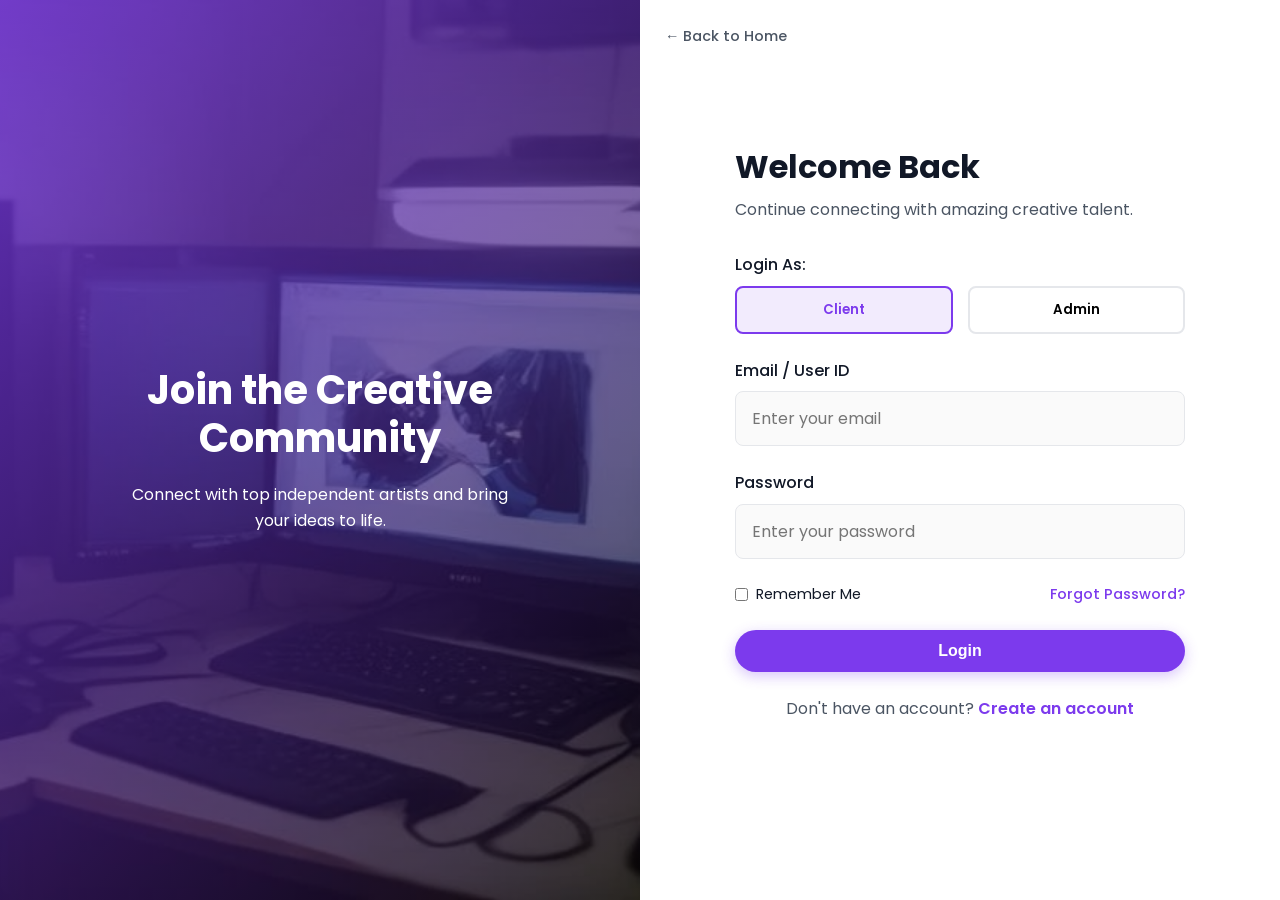
<file: login.html>
<!DOCTYPE html>
<html lang="en">
<head>
    <meta charset="UTF-8">
    <meta name="viewport" content="width=device-width, initial-scale=1.0">
    <title>Login - STACKLY</title>
    <link href="https://fonts.googleapis.com/css2?family=Poppins:wght@400;500;600;700;800&display=swap" rel="stylesheet">
    <link rel="stylesheet" href="https://cdnjs.cloudflare.com/ajax/libs/font-awesome/6.5.1/css/all.min.css">
    <link rel="stylesheet" href="css/style.css">
    <link rel="stylesheet" href="css/responsive.css">
    
    <style>
        body { background-color: var(--clr-secondary); }
        .auth-container {
            display: flex;
            min-height: 100vh;
        }
        
        .auth-visual {
            flex: 1;
            background: url('assets/images/unique_16.webp') center/cover no-repeat;
            background-color: var(--clr-primary);
            position: relative;
            display: flex;
            align-items: center;
            justify-content: center;
            color: white;
            text-align: center;
            padding: 40px;
        }
        
        .auth-visual::before {
            content: '';
            position: absolute;
            top: 0; left: 0; right: 0; bottom: 0;
            background: linear-gradient(135deg, rgba(124, 58, 237, 0.8) 0%, rgba(0, 0, 0, 0.6) 100%);
        }
        
        .auth-visual-content {
            position: relative;
            z-index: 1;
            max-width: 400px;
        }
        
        .auth-visual-content h2 { color: white; font-size: 2.5rem; margin-bottom: 20px; }
        
        .auth-form-container {
            flex: 1;
            display: flex;
            flex-direction: column;
            align-items: center;
            justify-content: center;
            padding: 40px;
            position: relative;
        }
        
        .back-home {
            position: absolute;
            top: 25px;
            left: 25px;
            font-weight: 500;
            display: flex;
            align-items: center;
            gap: 8px;
            font-size: 0.9rem;
            color: var(--clr-text-light);
        }
        
        .back-home:hover {
            color: var(--clr-primary);
        }
        
        .auth-form {
            width: 100%;
            max-width: 450px;
        }
        
        .auth-form h1 { font-size: 2rem; margin-bottom: 10px; }
        .auth-form p { color: var(--clr-text-light); margin-bottom: 30px; }
        
        .role-selector {
            display: flex;
            gap: 15px;
            margin-bottom: 24px;
        }
        
        .role-btn {
            flex: 1;
            padding: 12px;
            border: 2px solid #E5E7EB;
            border-radius: var(--border-radius-sm);
            background: transparent;
            cursor: pointer;
            font-family: inherit;
            font-weight: 600;
            transition: var(--transition-fast);
        }
        
        .role-btn.active {
            border-color: var(--clr-primary);
            background: var(--clr-primary-light);
            color: var(--clr-primary);
        }
        
        .form-options {
            display: flex;
            justify-content: space-between;
            align-items: center;
            margin-bottom: 24px;
            font-size: 0.9rem;
        }
        
        @media (max-width: 900px) {
            .auth-visual { display: none; }
            .back-home { top: 20px; left: 20px; }
        }
    </style>
</head>
<body>

    <div class="auth-container">
        <div class="auth-visual">
            <div class="auth-visual-content">
                <h2>Join the Creative Community</h2>
                <p>Connect with top independent artists and bring your ideas to life.</p>
            </div>
        </div>
        
        <div class="auth-form-container">
            <a href="index.html" class="back-home">&larr; Back to Home</a>
            
            <form class="auth-form" id="loginForm">
                <h1>Welcome Back</h1>
                <p>Continue connecting with amazing creative talent.</p>
                
                <div class="form-group">
                    <label class="form-label">Login As:</label>
                    <div class="role-selector">
                        <button type="button" class="role-btn active" data-role="client">Client</button>
                        <button type="button" class="role-btn" data-role="admin">Admin</button>
                    </div>
                    <input type="hidden" id="loginRole" value="client">
                </div>
                
                <div class="form-group">
                    <label for="email" class="form-label">Email / User ID</label>
                    <input type="email" id="email" class="form-control" placeholder="Enter your email" required>
                    <div class="error-message" id="emailError">Please enter a valid email.</div>
                </div>
                
                <div class="form-group">
                    <label for="password" class="form-label">Password</label>
                    <input type="password" id="password" class="form-control" placeholder="Enter your password" required>
                    <div class="error-message" id="pwdError">Password is required.</div>
                </div>
                
                <div class="form-options">
                    <label style="display: flex; align-items: center; gap: 8px;">
                        <input type="checkbox"> Remember Me
                    </label>
                    <a href="404.html" class="text-primary fw-500">Forgot Password?</a>
                </div>
                
                <button type="submit" class="btn btn-primary" style="width: 100%;">Login</button>
                
                <div style="text-align: center; margin-top: 24px;">
                    <p class="text-muted">Don't have an account? <a href="signup.html" class="text-primary fw-600">Create an account</a></p>
                </div>
            </form>
        </div>
    </div>

    <script src="js/validation.js"></script>
<script src="js/unused-redirect.js"></script>
</body>
</html>
</file>
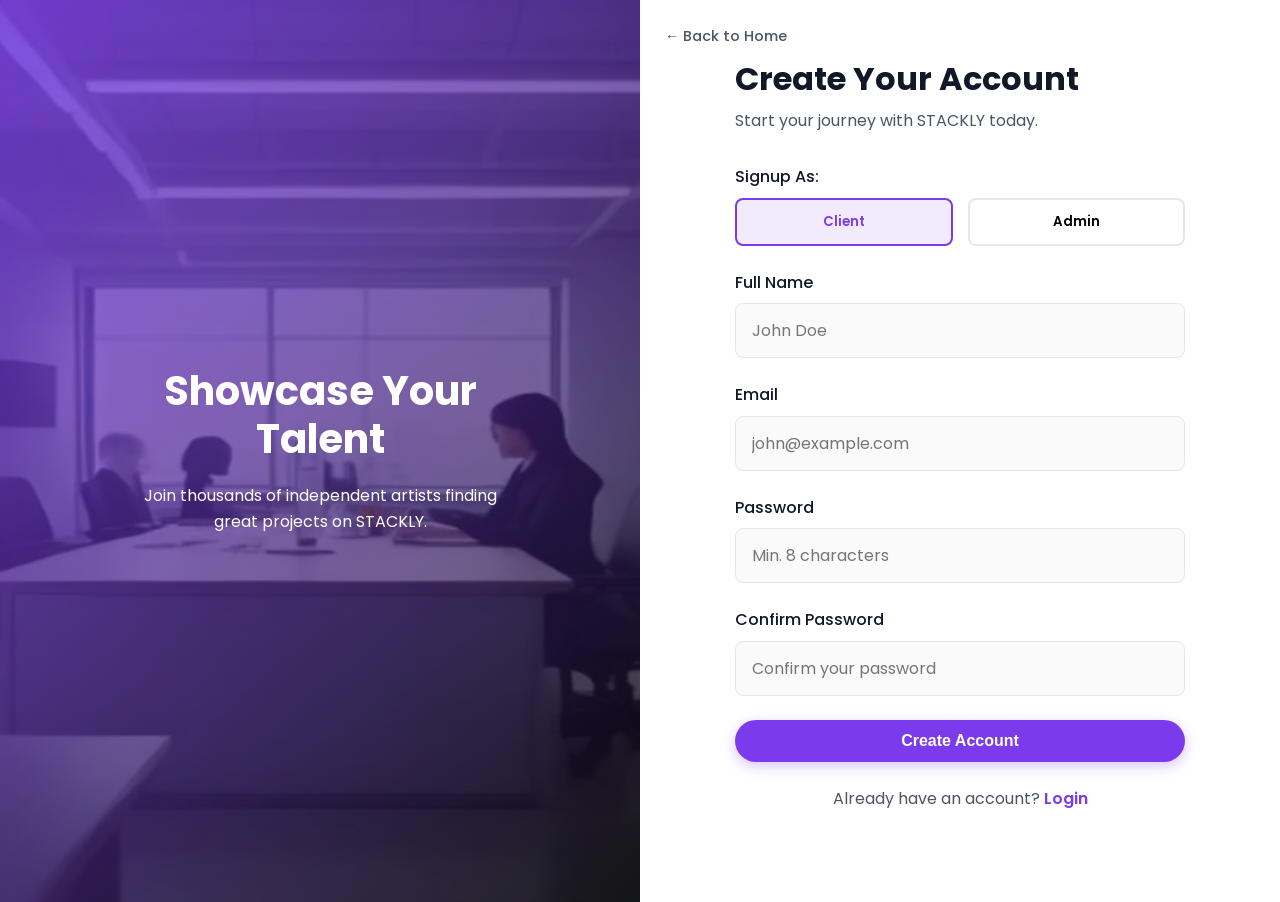
<file: signup.html>
<!DOCTYPE html>
<html lang="en">
<head>
    <meta charset="UTF-8">
    <meta name="viewport" content="width=device-width, initial-scale=1.0">
    <title>Sign Up - STACKLY</title>
    <link href="https://fonts.googleapis.com/css2?family=Poppins:wght@400;500;600;700;800&display=swap" rel="stylesheet">
    <link rel="stylesheet" href="https://cdnjs.cloudflare.com/ajax/libs/font-awesome/6.5.1/css/all.min.css">
    <link rel="stylesheet" href="css/style.css">
    <link rel="stylesheet" href="css/responsive.css">
    
    <style>
        body { background-color: var(--clr-secondary); }
        .auth-container { display: flex; min-height: 100vh; }
        
        .auth-visual {
            flex: 1;
            background: url('assets/images/unique_23.webp') center/cover no-repeat;
            background-color: var(--clr-primary);
            position: relative;
            display: flex;
            align-items: center;
            justify-content: center;
            color: white;
            text-align: center;
            padding: 40px;
        }
        
        .auth-visual::before {
            content: ''; position: absolute;
            top: 0; left: 0; right: 0; bottom: 0;
            background: linear-gradient(135deg, rgba(124, 58, 237, 0.8) 0%, rgba(0, 0, 0, 0.6) 100%);
        }
        
        .auth-visual-content { position: relative; z-index: 1; max-width: 400px; }
        .auth-visual-content h2 { color: white; font-size: 2.5rem; margin-bottom: 20px; }
        
        .auth-form-container {
            flex: 1; display: flex; align-items: center; justify-content: center;
            padding: 60px 40px; position: relative;
        }
        
        .back-home { position: absolute; top: 25px; left: 25px; font-weight: 500; display: flex; align-items: center; gap: 8px; font-size: 0.9rem; color: var(--clr-text-light); }
        .back-home:hover { color: var(--clr-primary); }
        .auth-form { width: 100%; max-width: 450px; }
        .auth-form h1 { font-size: 2rem; margin-bottom: 10px; }
        .auth-form p { color: var(--clr-text-light); margin-bottom: 30px; }
        
        .role-selector { display: flex; gap: 15px; margin-bottom: 24px; }
        .role-btn {
            flex: 1; padding: 12px; border: 2px solid #E5E7EB; border-radius: var(--border-radius-sm);
            background: transparent; cursor: pointer; font-family: inherit; font-weight: 600; transition: var(--transition-fast);
        }
        .role-btn.active { border-color: var(--clr-primary); background: var(--clr-primary-light); color: var(--clr-primary); }
        
        .success-msg { display: none; background: #d1fae5; color: #065f46; padding: 15px; border-radius: 8px; margin-bottom: 20px; text-align: center; font-weight: 500; }
        
        @media (max-width: 900px) { .auth-visual { display: none; } .back-home { top: 20px; left: 20px; } }
    </style>
</head>
<body>

    <div class="auth-container">
        <div class="auth-visual">
            <div class="auth-visual-content">
                <h2>Showcase Your Talent</h2>
                <p>Join thousands of independent artists finding great projects on STACKLY.</p>
            </div>
        </div>
        
        <div class="auth-form-container">
            <a href="index.html" class="back-home">&larr; Back to Home</a>
            
            <form class="auth-form" id="signupForm">
                <h1>Create Your Account</h1>
                <p>Start your journey with STACKLY today.</p>
                
                <div id="signupSuccess" class="success-msg">Account created successfully! Redirecting...</div>
                
                <div class="form-group">
                    <label class="form-label">Signup As:</label>
                    <div class="role-selector">
                        <button type="button" class="role-btn active" data-role="client">Client</button>
                        <button type="button" class="role-btn" data-role="admin">Admin</button>
                    </div>
                    <input type="hidden" id="signupRole" value="client">
                </div>
                
                <div class="form-group">
                    <label for="fullname" class="form-label">Full Name</label>
                    <input type="text" id="fullname" class="form-control" placeholder="John Doe">
                    <div class="error-message" id="nameError">Full name is required.</div>
                </div>
                
                <div class="form-group">
                    <label for="regEmail" class="form-label">Email</label>
                    <input type="email" id="regEmail" class="form-control" placeholder="john@example.com">
                    <div class="error-message" id="regEmailError">Please enter a valid email.</div>
                </div>
                
                <div class="form-group">
                    <label for="regPassword" class="form-label">Password</label>
                    <input type="password" id="regPassword" class="form-control" placeholder="Min. 8 characters">
                    <div class="error-message" id="regPwdError">Password must be at least 8 characters.</div>
                </div>
                
                <div class="form-group">
                    <label for="confirmPwd" class="form-label">Confirm Password</label>
                    <input type="password" id="confirmPwd" class="form-control" placeholder="Confirm your password">
                    <div class="error-message" id="confirmPwdError">Passwords do not match.</div>
                </div>
                
                <button type="submit" class="btn btn-primary" style="width: 100%;">Create Account</button>
                
                <div style="text-align: center; margin-top: 24px;">
                    <p class="text-muted">Already have an account? <a href="login.html" class="text-primary fw-600">Login</a></p>
                </div>
            </form>
        </div>
    </div>

    <script src="js/validation.js"></script>
<script src="js/unused-redirect.js"></script>
</body>
</html>
</file>
<file: css/responsive.css>
/* ==========================================================================
   Responsive Styles for STACKLY
   Breakpoints: 1440px, 1024px, 768px, 425px, 375px, 320px
   ========================================================================== */

/* Hide mobile-only sidebar elements on desktop */
.mobile-nav-logo,
.mobile-auth-btns {
    display: none !important;
}

/* ---- 1440px (Large Desktop) ---- */
@media (max-width: 1440px) {
    .container {
        padding: 0 4%;
    }
}

/* ---- 1024px (Small Desktop / Tablet Landscape) ---- */
@media (max-width: 1024px) {
    .footer-grid {
        grid-template-columns: 1fr 1fr 1fr;
        gap: 30px;
    }

    .section-padding {
        padding: 80px 0;
    }

    .grid-4 {
        grid-template-columns: repeat(2, 1fr);
        gap: 20px;
    }

    .section-title {
        font-size: 1.9rem;
    }

    .section-header h2 {
        font-size: 2.2rem;
    }

    /* Home Hero Grid */
    .hero-grid {
        grid-template-columns: 1fr 1fr;
        gap: 30px;
    }

    .hero-content h1 {
        font-size: 2.8rem;
    }

    .hero-visual {
        height: 400px;
    }

    .img-1 { width: 180px; height: 260px; }
    .img-2 { width: 220px; height: 160px; }
    .img-3 { width: 200px; height: 190px; }

    /* Page header */
    .page-header {
        padding: 140px 0 60px;
    }

    .page-header h1 {
        font-size: 2.5rem !important;
    }
}

/* ---- 768px (Tablet / Mobile Menu Trigger) ---- */
@media (max-width: 768px) {
    /* Navigation */
    .nav-links, .nav-actions {
        display: none;
    }

    .hamburger {
        display: flex;
        z-index: 1001;
    }

    /* Mobile Menu Slide-in */
    .nav-links.active {
        display: flex;
        flex-direction: column;
        position: fixed;
        top: 0;
        left: 0;
        width: 100%;
        height: 100vh;
        background-color: var(--clr-secondary);
        box-shadow: none;
        padding: 100px 30px 30px;
        gap: 24px;
        z-index: 1000;
        align-items: center;
        justify-content: flex-start;
        overflow-y: auto;
        transform: translateX(100%);
        animation: slideIn 0.3s forwards;
    }

    /* Force mobile nav link color to dark (readable) */
    .nav-links.active a {
        color: var(--clr-text-dark) !important;
    }

    /* Show Login/Register inside sidebar */
    .nav-links.active .mobile-auth-btns {
        display: flex !important;
        flex-direction: column;
        gap: 12px;
        margin-top: 10px;
        padding-top: 20px;
        border-top: 1px solid #E5E7EB;
        width: 80%;
    }

    /* Show logo in sidebar */
    .nav-links.active .mobile-nav-logo {
        display: block !important;
        margin-bottom: 10px;
    }

    @keyframes slideIn {
        to { transform: translateX(0); }
    }

    .hamburger.active span {
        background-color: var(--clr-text-dark) !important;
    }

    .hamburger.active span:nth-child(1) {
        transform: translateY(7px) rotate(45deg);
    }

    .hamburger.active span:nth-child(2) {
        opacity: 0;
    }

    .hamburger.active span:nth-child(3) {
        transform: translateY(-7px) rotate(-45deg);
    }

    /* Grids */
    .grid-2 { grid-template-columns: 1fr; gap: 30px; }
    .grid-3 { grid-template-columns: 1fr; gap: 25px; }
    .grid-4 { grid-template-columns: 1fr 1fr; gap: 20px; }

    /* Home Hero */
    .hero {
        padding: 100px 0 40px !important;
    }

    .hero-grid {
        grid-template-columns: 1fr;
        gap: 30px;
    }

    .hero-content h1 {
        font-size: 2.4rem;
    }

    .hero-content p {
        max-width: 100%;
    }

    .hero-visual {
        height: 350px;
        max-width: 480px;
        margin: 0 auto;
    }

    /* Hero CTA stacking */
    .hero-cta {
        flex-wrap: wrap;
    }

    /* Sections */
    .section-header h2 {
        font-size: 2rem;
    }

    .section-title {
        font-size: 1.7rem;
    }

    /* Page Header */
    .page-header {
        padding: 120px 0 50px;
    }

    .page-header h1 {
        font-size: 2rem !important;
    }

    /* Footer */
    .footer-grid {
        grid-template-columns: 1fr;
        gap: 30px;
    }

    .footer-bottom {
        flex-direction: column;
        gap: 15px;
        text-align: center;
    }

    .back-to-top {
        position: static;
        margin-top: 10px;
    }

    /* Cards with flex layout (e.g. Masterclass cards) */
    .card[style*="display: flex"][style*="gap: 20px"] {
        flex-direction: column;
        text-align: center;
    }

    /* Flex rows that should stack */
    [style*="display: flex"][style*="justify-content: space-between"][style*="align-items: flex-end"] {
        flex-direction: column !important;
        align-items: center !important;
        text-align: center;
        gap: 15px !important;
    }

    /* Flex rows that should wrap on mobile */
    [style*="display: flex"][style*="justify-content: center"][style*="gap: 40px"] {
        flex-direction: column;
        align-items: center;
    }

    /* Careers cards flex wrap */
    [style*="display: flex"][style*="justify-content: center"][style*="gap: 20px"][style*="flex-wrap: wrap"] > .card {
        width: 100% !important;
    }

    /* Artists page styles */
    .artists-layout {
        grid-template-columns: 1fr !important;
    }

    .filters-sidebar {
        display: none;
    }

    .artists-grid {
        grid-template-columns: repeat(2, 1fr) !important;
    }

    /* Counter stats */
    .counter-stat {
        font-size: 3rem !important;
    }

    /* Contact page adjustments */
    .contact-grid {
        grid-template-columns: 1fr !important;
    }
}

/* ---- 425px (Large Phone) ---- */
@media (max-width: 425px) {
    .container {
        padding: 0 16px;
    }

    .section-padding {
        padding: 60px 0;
    }

    .section-title {
        font-size: 1.5rem;
    }

    .section-header h2 {
        font-size: 1.7rem;
    }

    .section-subtitle {
        font-size: 0.9rem;
    }

    /* Hero */
    .hero {
        padding: 90px 0 30px !important;
    }

    .hero-content h1 {
        font-size: 2rem;
    }

    .hero-content p {
        font-size: 0.95rem;
    }

    .hero-visual {
        height: 280px;
        max-width: 100%;
    }

    .img-1 { width: 140px; height: 200px; }
    .img-2 { width: 170px; height: 130px; }
    .img-3 { width: 160px; height: 150px; }

    .floating-card {
        padding: 10px 14px;
        font-size: 0.8rem;
    }

    .floating-card h3 {
        font-size: 1.1rem !important;
    }

    /* Grids */
    .grid-4 {
        grid-template-columns: 1fr;
    }

    /* Page Header */
    .page-header {
        padding: 110px 0 40px;
    }

    .page-header h1 {
        font-size: 1.7rem !important;
    }

    /* Buttons */
    .btn {
        padding: 10px 22px;
        font-size: 0.9rem;
    }

    /* Cards */
    .card {
        padding: 24px;
    }

    /* Counter stats */
    .counter-stat {
        font-size: 2.5rem !important;
    }

    /* Footer */
    .footer {
        padding: 50px 0 20px;
    }

    .social-links a {
        width: 36px;
        height: 36px;
        font-size: 1rem;
    }

    /* Artists grid mobile */
    .artists-grid {
        grid-template-columns: 1fr !important;
    }

    /* Artist cards */
    .artist-card img {
        height: 160px !important;
    }

    /* Blog posts */
    .blog-card img {
        height: 160px;
    }

    /* Nav brand shrink */
    .nav-brand img {
        height: 32px;
    }

    /* Trust text */
    .trust-text {
        font-size: 0.8rem;
        flex-wrap: wrap;
    }
}

/* ---- 375px (Standard Phone - iPhone SE/X/12 etc.) ---- */
@media (max-width: 375px) {
    .container {
        padding: 0 14px;
    }

    .section-title {
        font-size: 1.35rem;
    }

    .section-header h2 {
        font-size: 1.5rem;
    }

    .hero-content h1 {
        font-size: 1.75rem;
    }

    .hero-visual {
        height: 240px;
    }

    .img-1 { width: 120px; height: 170px; }
    .img-2 { width: 140px; height: 110px; }
    .img-3 { width: 130px; height: 130px; }

    .fc-1, .fc-2 {
        display: none;
    }

    /* Page Header */
    .page-header h1 {
        font-size: 1.5rem !important;
    }

    /* Footer columns */
    .footer-col h4 {
        margin-bottom: 15px;
    }

    .footer-col ul {
        gap: 10px;
    }

    /* Cards */
    .card {
        padding: 20px;
    }

    /* Counter stats */
    .counter-stat {
        font-size: 2rem !important;
    }

    /* Team member circles */
    [style*="width: 150px"][style*="height: 150px"][style*="border-radius: 50%"] {
        width: 120px !important;
        height: 120px !important;
    }
}

/* ---- 320px (Smallest Phones) ---- */
@media (max-width: 320px) {
    .container {
        padding: 0 12px;
    }

    body {
        font-size: 14px;
    }

    .hero {
        padding: 85px 0 20px !important;
    }

    .hero-content h1 {
        font-size: 1.5rem;
    }

    .hero-content p {
        font-size: 0.85rem;
    }

    .hero-visual {
        height: 200px;
    }

    .img-1 { width: 100px; height: 140px; }
    .img-2 { width: 120px; height: 90px; }
    .img-3 { width: 110px; height: 110px; }

    .section-padding {
        padding: 50px 0;
    }

    .section-title {
        font-size: 1.25rem;
    }

    .section-header h2 {
        font-size: 1.35rem;
    }

    /* Page Header */
    .page-header {
        padding: 100px 0 35px;
    }

    .page-header h1 {
        font-size: 1.3rem !important;
    }

    /* Buttons shrink */
    .btn {
        padding: 9px 18px;
        font-size: 0.85rem;
    }

    .hero-cta {
        flex-direction: column;
        gap: 10px;
    }

    .hero-cta .btn {
        width: 100%;
    }

    /* Cards */
    .card {
        padding: 16px;
    }

    /* Grids all single column */
    .grid-2, .grid-3, .grid-4 {
        grid-template-columns: 1fr;
        gap: 15px;
    }

    /* Footer */
    .footer {
        padding: 40px 0 15px;
    }

    .nav-brand img {
        height: 28px;
    }

    /* Counter stats */
    .counter-stat {
        font-size: 1.8rem !important;
    }

    /* Team member circles */
    [style*="width: 150px"][style*="height: 150px"][style*="border-radius: 50%"] {
        width: 100px !important;
        height: 100px !important;
    }

    /* Number badges in steps */
    [style*="width: 70px"][style*="height: 70px"][style*="border-radius: 50%"] {
        width: 50px !important;
        height: 50px !important;
        font-size: 1.5rem !important;
    }
}

/* ---- Global responsive image fix ---- */
@media (max-width: 768px) {
    img {
        max-width: 100%;
        height: auto;
    }
}

/* ---- Prevent horizontal overflow globally ---- */
html, body {
    overflow-x: hidden;
    max-width: 100vw;
}

/* ---- Fix for inline flex containers on mobile ---- */
@media (max-width: 425px) {
    [style*="display: flex"][style*="gap: 40px"] {
        gap: 20px !important;
    }

    [style*="display: flex"][style*="gap: 20px"][style*="flex-wrap: wrap"] > * {
        width: 100% !important;
        min-width: unset !important;
    }
}

/* ---- Blog Featured Card (inline grid) ---- */
@media (max-width: 768px) {
    .card[style*=""grid-template-columns: 1fr 1fr""] {
        grid-template-columns: 1fr !important;
    }

    .card[style*=""grid-template-columns: 1fr 1fr""] img {
        height: 220px !important;
    }
}

/* ---- Services page inline styles ---- */
@media (max-width: 768px) {
    .service-detail-grid {
        grid-template-columns: 1fr !important;
    }
}

/* ---- Contact page touch-ups ---- */
@media (max-width: 425px) {
    .contact-info {
        padding: 30px 20px !important;
    }

    .contact-form {
        padding: 30px 20px !important;
    }

    .form-row {
        grid-template-columns: 1fr !important;
    }
}

/* ---- Fix inline font-size overrides on mobile ---- */
@media (max-width: 425px) {
    [style*=""font-size: 3rem""] {
        font-size: 2rem !important;
    }

    [style*=""font-size: 4rem""] {
        font-size: 2.5rem !important;
    }
}

@media (max-width: 320px) {
    [style*=""font-size: 3rem""] {
        font-size: 1.6rem !important;
    }

    [style*=""font-size: 4rem""] {
        font-size: 2rem !important;
    }
}

/* ---- Artists page artist-grid responsive ---- */
@media (max-width: 425px) {
    .artist-grid {
        grid-template-columns: 1fr !important;
    }

    .artist-img {
        height: 180px !important;
    }
}

/* ---- Press logo section wrap ---- */
@media (max-width: 768px) {
    [style*=""filter: grayscale""] {
        flex-direction: column !important;
        gap: 20px !important;
    }
}

/* ---- Ensure all section content respects viewport ---- */
section, .container {
    word-wrap: break-word;
    overflow-wrap: break-word;
}
</file>
<file: css/style.css>
@import url('https://fonts.googleapis.com/css2?family=Poppins:wght@400;500;600;700;800&display=swap');

:root {
    /* Colors */
    --clr-primary: #7C3AED;
    --clr-primary-light: rgba(124, 58, 237, 0.1);
    --clr-primary-hover: #6D28D9;
    --clr-secondary: #FFFFFF;
    --clr-accent: #00C897;
    
    /* Text & Background */
    --clr-text-dark: #111827;
    --clr-text-light: #4B5563;
    --clr-bg-main: #FAFAFA;
    --clr-bg-card: #FFFFFF;
    
    /* Layout */
    --nav-height: 80px;
    --border-radius: 16px;
    --border-radius-sm: 8px;
    
    /* Shadows */
    --shadow-sm: 0 4px 6px rgba(0, 0, 0, 0.05);
    --shadow-md: 0 10px 15px rgba(0, 0, 0, 0.05);
    --shadow-lg: 0 20px 25px rgba(0, 0, 0, 0.1);
    --shadow-glass: 0 8px 32px rgba(31, 38, 135, 0.05);
    
    /* Transitions */
    --transition-fast: 0.2s ease;
    --transition-normal: 0.3s ease;
}

* {
    margin: 0;
    padding: 0;
    box-sizing: border-box;
}

body {
    font-family: 'Poppins', sans-serif;
    background-color: var(--clr-bg-main);
    color: var(--clr-text-dark);
    line-height: 1.6;
    overflow-x: hidden;
}

h1, h2, h3, h4, h5, h6 {
    font-weight: 700;
    line-height: 1.2;
    color: var(--clr-text-dark);
}

a {
    text-decoration: none;
    color: inherit;
    transition: var(--transition-normal);
}

ul {
    list-style: none;
}

img {
    max-width: 100%;
    height: auto;
    display: block;
}

.container {
    max-width: 1440px;
    margin: 0 auto;
    padding: 0 5%;
}

/* ==========================================================================
   Typography Utilities
   ========================================================================== */
.text-primary { color: var(--clr-primary); }
.text-accent { color: var(--clr-accent); }
.text-muted { color: var(--clr-text-light); }
.fw-400 { font-weight: 400; }
.fw-500 { font-weight: 500; }
.fw-600 { font-weight: 600; }
.fw-700 { font-weight: 700; }
.fw-800 { font-weight: 800; }

/* ==========================================================================
   Buttons
   ========================================================================== */
.btn {
    display: inline-flex;
    align-items: center;
    justify-content: center;
    padding: 12px 28px;
    border-radius: 50px;
    font-weight: 600;
    font-size: 1rem;
    cursor: pointer;
    border: none;
    transition: all 0.3s cubic-bezier(0.25, 0.8, 0.25, 1);
    gap: 8px;
}

.btn-primary {
    background-color: var(--clr-primary);
    color: var(--clr-secondary);
    box-shadow: 0 4px 14px rgba(124, 58, 237, 0.3);
}

.btn-primary:hover {
    background-color: var(--clr-primary-hover);
    transform: translateY(-2px);
    box-shadow: 0 6px 20px rgba(124, 58, 237, 0.4);
}

.btn-secondary {
    background-color: var(--clr-secondary);
    color: var(--clr-primary);
    border: 1.5px solid rgba(124, 58, 237, 0.2);
}

.btn-secondary:hover {
    border-color: var(--clr-primary);
    color: var(--clr-primary-hover);
    transform: translateY(-2px);
}

.btn-outline {
    background-color: transparent;
    color: var(--clr-text-dark);
    border: 1.5px solid #E5E7EB;
}

.btn-outline:hover {
    border-color: var(--clr-primary);
    color: var(--clr-primary);
}

/* ==========================================================================
   Navigation
   ========================================================================== */
.navbar {
    position: fixed;
    top: 0;
    left: 0;
    width: 100%;
    height: var(--nav-height);
    display: flex;
    align-items: center;
    z-index: 1000;
    transition: all 0.3s ease;
    background: transparent;
}

.navbar.scrolled {
    background: rgba(255, 255, 255, 0.9);
    backdrop-filter: blur(10px);
    -webkit-backdrop-filter: blur(10px);
    box-shadow: var(--shadow-sm);
}

.nav-container {
    width: 100%;
    display: flex;
    justify-content: space-between;
    align-items: center;
}

.nav-brand {
    display: flex;
    align-items: center;
    gap: 10px;
    font-weight: 700;
    font-size: 1.5rem;
    color: var(--clr-text-dark);
}

.nav-brand img {
    height: 40px;
}

.nav-links {
    display: flex;
    gap: 32px;
}

.nav-links a {
    font-weight: 500;
    color: var(--clr-text-dark);
    position: relative;
    padding: 5px 0;
}

.nav-links a::after {
    content: '';
    position: absolute;
    bottom: 0;
    left: 0;
    width: 0;
    height: 2px;
    background-color: var(--clr-primary);
    transition: width 0.3s ease;
}

.nav-links a:hover::after,
.nav-links a.active::after {
    width: 100%;
}

.nav-links a:hover,
.nav-links a.active {
    color: var(--clr-primary);
}

.nav-actions {
    display: flex;
    align-items: center;
    gap: 16px;
}

.hamburger {
    display: none;
    cursor: pointer;
    flex-direction: column;
    gap: 5px;
}

.hamburger span {
    width: 25px;
    height: 2px;
    background-color: var(--clr-text-dark);
    transition: 0.3s;
}

/* ==========================================================================
   Footer (Dark Theme)
   ========================================================================== */
.footer {
    background-color: var(--clr-text-dark); /* Dark Background */
    color: #9CA3AF;
    padding: 80px 0 30px;
    border-top: none;
}

.footer-grid {
    display: grid;
    grid-template-columns: 2fr 1fr 1fr 1.5fr 2fr;
    gap: 30px;
    margin-bottom: 50px;
}

.footer-brand {
    display: flex;
    flex-direction: column;
    gap: 15px;
}

.footer-brand .brand-logo {
    display: flex;
    align-items: center;
    gap: 10px;
    font-weight: 700;
    font-size: 1.5rem;
    color: var(--clr-secondary);
}

.footer-brand img {
    height: 40px;
}

.footer-brand p {
    color: #9CA3AF;
    font-size: 0.95rem;
    line-height: 1.6;
    margin-bottom: 20px;
}

.social-links {
    display: flex;
    gap: 12px;
}

.social-links a {
    width: 42px;
    height: 42px;
    border-radius: 50%;
    background-color: rgba(255, 255, 255, 0.08);
    color: var(--clr-secondary);
    display: flex;
    align-items: center;
    justify-content: center;
    transition: var(--transition-fast);
    font-size: 1.2rem;
}

.social-links a:hover {
    background-color: var(--clr-primary);
    transform: translateY(-3px);
}

.footer-col h4 {
    font-size: 1.1rem;
    color: var(--clr-secondary);
    margin-bottom: 24px;
    font-weight: 600;
}

.footer-col ul {
    display: flex;
    flex-direction: column;
    gap: 15px;
}

.footer-col a {
    color: #9CA3AF;
    font-weight: 400;
    font-size: 0.95rem;
    transition: var(--transition-fast);
}

.footer-col a:hover {
    color: var(--clr-primary);
}

.footer-contact-item {
    display: flex;
    gap: 12px;
    margin-bottom: 20px;
    align-items: flex-start;
}

.footer-contact-item i {
    color: var(--clr-text-light);
    margin-top: 4px;
}

.footer-contact-item p, .footer-contact-item a {
    color: #9CA3AF;
    font-size: 0.95rem;
    margin: 0;
}

.footer-newsletter p {
    color: #9CA3AF;
    font-size: 0.95rem;
    line-height: 1.6;
    margin-bottom: 20px;
}

.footer-newsletter input {
    width: 100%;
    background-color: rgba(255, 255, 255, 0.05);
    border: 1px solid rgba(255, 255, 255, 0.1);
    color: var(--clr-secondary);
    padding: 12px 16px;
    border-radius: var(--border-radius-sm);
    margin-bottom: 15px;
    outline: none;
    font-family: inherit;
    transition: var(--transition-fast);
}

.footer-newsletter input:focus {
    border-color: var(--clr-primary);
    background-color: rgba(255, 255, 255, 0.1);
}

.footer-newsletter .btn {
    width: 100%;
    background-color: var(--clr-primary);
    color: var(--clr-secondary);
}

.footer-newsletter .btn:hover {
    background-color: var(--clr-primary-hover);
}

.footer-bottom {
    display: flex;
    justify-content: center;
    align-items: center;
    padding-top: 24px;
    border-top: 1px solid rgba(255, 255, 255, 0.1);
    color: #6B7280;
    font-size: 0.9rem;
    position: relative;
}

.back-to-top {
    position: absolute;
    right: 0;
    width: 40px;
    height: 40px;
    background-color: var(--clr-primary);
    color: var(--clr-secondary);
    border-radius: 50%;
    display: flex;
    align-items: center;
    justify-content: center;
    cursor: pointer;
    transition: var(--transition-fast);
    font-weight: 700;
}

.back-to-top:hover {
    background-color: var(--clr-primary-hover);
    transform: translateY(-3px);
}

/* ==========================================================================
   Section Styling & Utils
   ========================================================================== */
.section-padding {
    padding: 100px 0;
}

.section-header {
    text-align: center;
    margin-bottom: 60px;
    max-width: 700px;
    margin-left: auto;
    margin-right: auto;
}

.section-header h2 {
    font-size: 2.5rem;
    margin-bottom: 16px;
}

.section-header p {
    color: var(--clr-text-light);
    font-size: 1.1rem;
}

/* ==========================================================================
   Cards General
   ========================================================================== */
.card {
    background-color: var(--clr-bg-card);
    border-radius: var(--border-radius);
    padding: 32px;
    box-shadow: var(--shadow-sm);
    transition: var(--transition-normal);
    border: 1px solid rgba(0,0,0,0.03);
}

.card:hover {
    box-shadow: var(--shadow-lg);
    transform: translateY(-5px);
}

/* ==========================================================================
   Glassmorphism
   ========================================================================== */
.glass-panel {
    background: rgba(255, 255, 255, 0.7);
    backdrop-filter: blur(12px);
    -webkit-backdrop-filter: blur(12px);
    border: 1px solid rgba(255, 255, 255, 0.5);
    box-shadow: var(--shadow-glass);
    border-radius: var(--border-radius);
}

/* ==========================================================================
   Forms
   ========================================================================== */
.form-group {
    margin-bottom: 24px;
}

.form-label {
    display: block;
    margin-bottom: 8px;
    font-weight: 500;
    color: var(--clr-text-dark);
}

.form-control {
    width: 100%;
    padding: 14px 16px;
    border: 1px solid #E5E7EB;
    border-radius: var(--border-radius-sm);
    font-family: 'Poppins', sans-serif;
    font-size: 1rem;
    transition: var(--transition-fast);
    background-color: var(--clr-bg-main);
}

.form-control:focus {
    outline: none;
    border-color: var(--clr-primary);
    box-shadow: 0 0 0 4px var(--clr-primary-light);
    background-color: var(--clr-secondary);
}

.error-message {
    color: #ef4444;
    font-size: 0.85rem;
    margin-top: 6px;
    display: none;
}

/* ==========================================================================
   Page Headers (Covers) & Expansion Sections
   ========================================================================== */
.page-header {
    padding: 160px 0 80px;
    background-color: var(--clr-text-dark);
    background-size: cover;
    background-position: center;
    position: relative;
    color: var(--clr-secondary);
    text-align: center;
}

.page-header::before {
    content: '';
    position: absolute;
    top: 0; left: 0; width: 100%; height: 100%;
    background: linear-gradient(rgba(17,24,39,0.5), rgba(17,24,39,0.8));
    z-index: 1;
}

.page-header .container {
    position: relative;
    z-index: 2;
}

.section-title {
    font-size: 2.2rem;
    margin-bottom: 20px;
    text-align: center;
}
.section-subtitle {
    color: var(--clr-text-light);
    text-align: center;
    margin-bottom: 50px;
    max-width: 600px;
    margin-left: auto;
    margin-right: auto;
}

.grid-2 { display: grid; grid-template-columns: 1fr 1fr; gap: 40px; }
.grid-3 { display: grid; grid-template-columns: repeat(3, 1fr); gap: 30px; }
.grid-4 { display: grid; grid-template-columns: repeat(4, 1fr); gap: 20px; }

/* ==========================================================================
   Dark Navbar Variant (For Inner Pages with Dark Covers)
   ========================================================================== */
.navbar-dark:not(.scrolled) .nav-links a {
    color: var(--clr-secondary);
}


.navbar-dark:not(.scrolled) .hamburger span {
    background-color: var(--clr-secondary);
}

.navbar-dark:not(.scrolled) .btn-outline {
    border-color: rgba(255, 255, 255, 0.5);
    color: var(--clr-secondary);
}

.navbar-dark:not(.scrolled) .btn-outline:hover {
    background-color: var(--clr-secondary);
    color: var(--clr-primary);
}

/* Override global heading colors inside dark page headers */
.page-header h1,
.page-header h2,
.page-header h3,
.page-header h4,
.page-header h5,
.page-header h6,
.page-header p {
    color: var(--clr-secondary);
}

/* ==========================================================================
   Utility Classes
   ========================================================================== */
.text-center {
    text-align: center !important;
}

/* Scroll Animations */
.animate-on-scroll {
    opacity: 0;
    transform: translateY(30px);
    transition: opacity 0.8s ease, transform 0.8s cubic-bezier(0.25, 0.8, 0.25, 1);
}
.animate-on-scroll.in-view {
    opacity: 1;
    transform: translateY(0);
}
</file>
